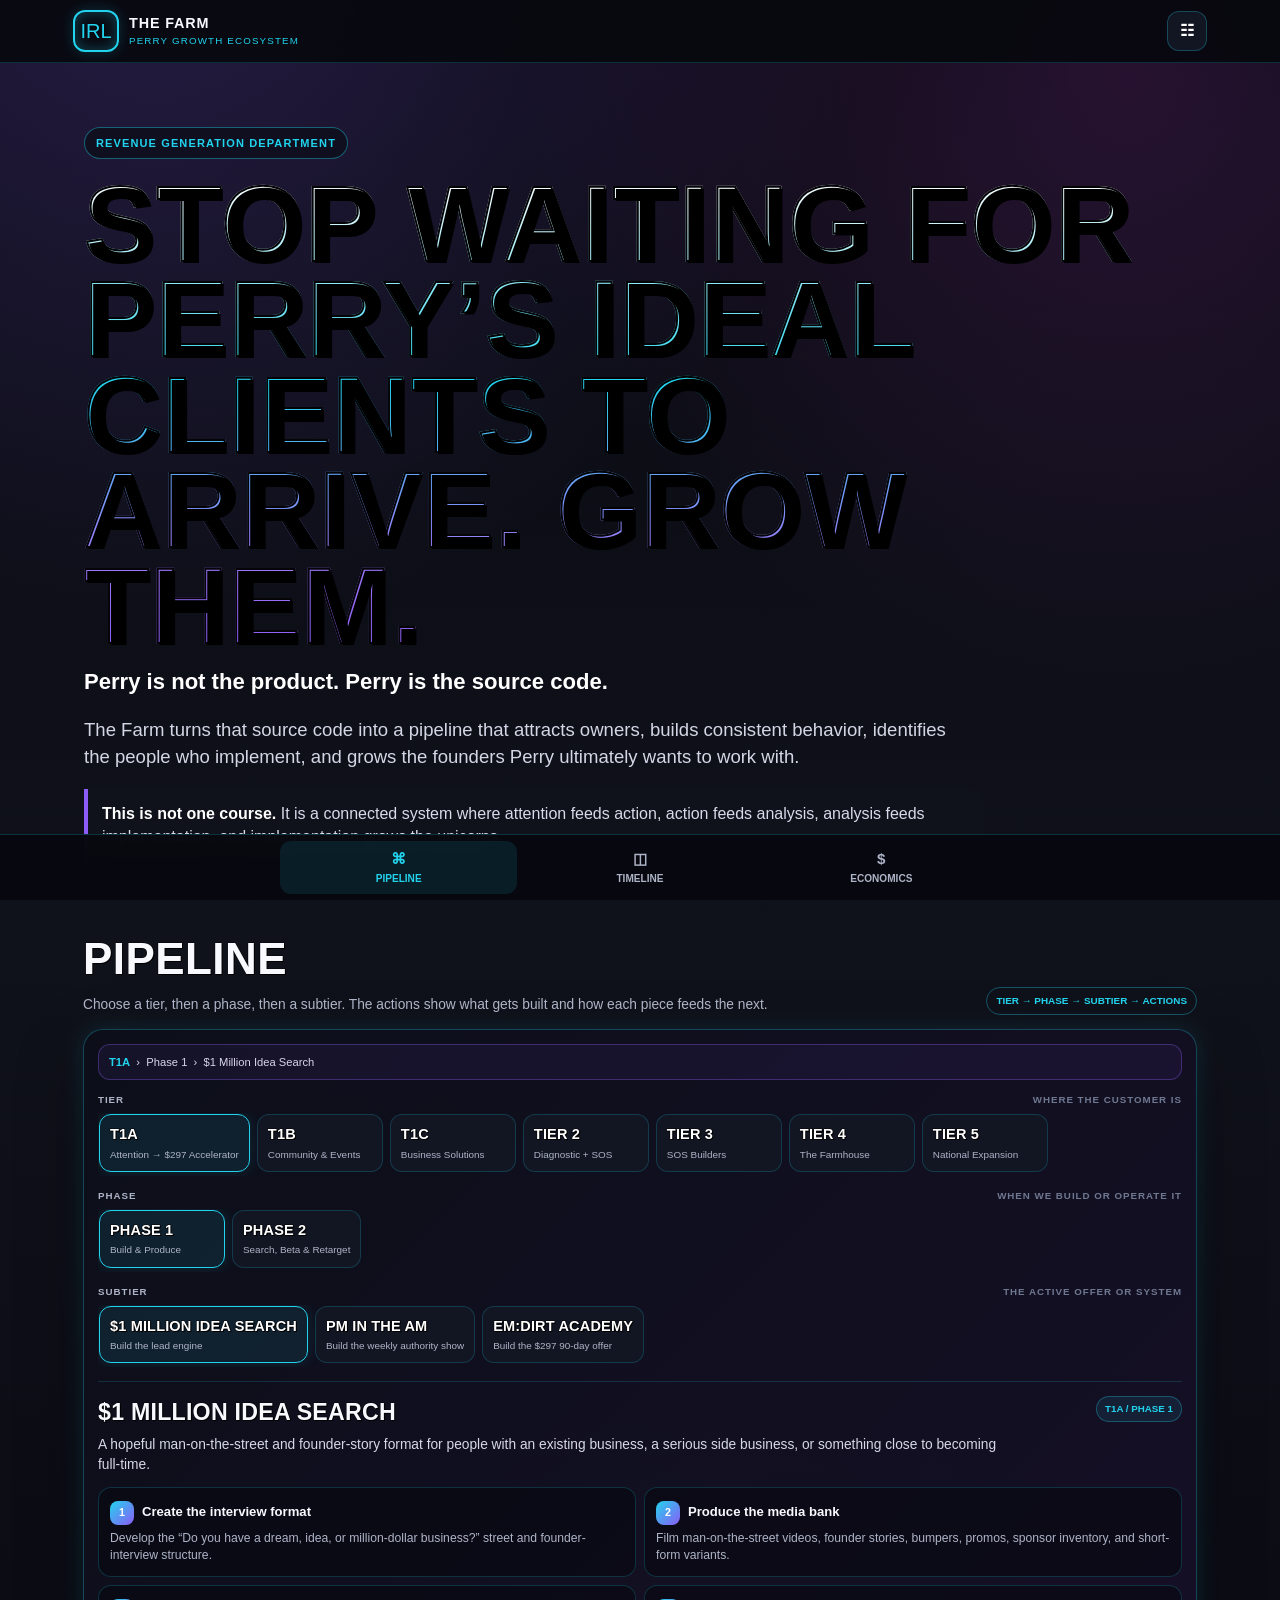
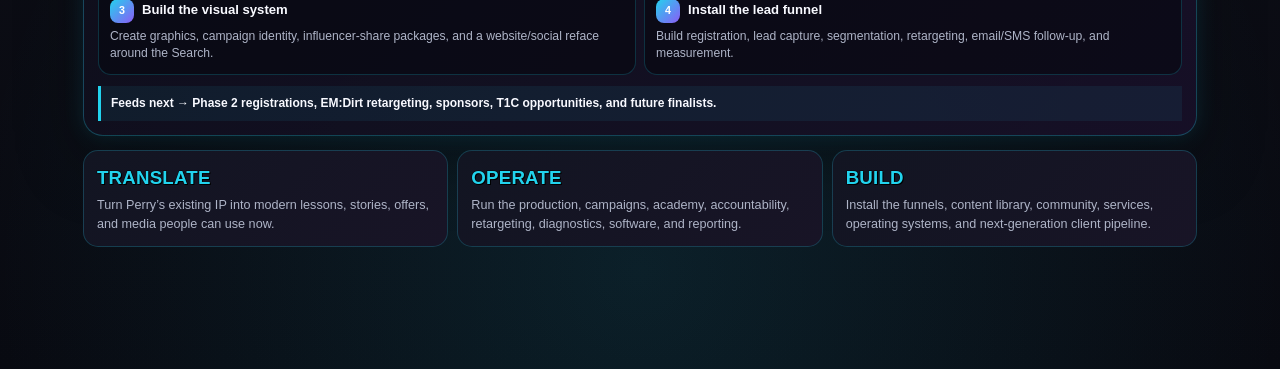
<file: index.html>
<!doctype html><html><head><meta charset="utf-8"><meta name="viewport" content="width=device-width,initial-scale=1"><meta http-equiv="refresh" content="0; url=client-v5.html"><title>The Farm</title></head><body><script>location.replace('client-v5.html')</script></body></html>
</file>
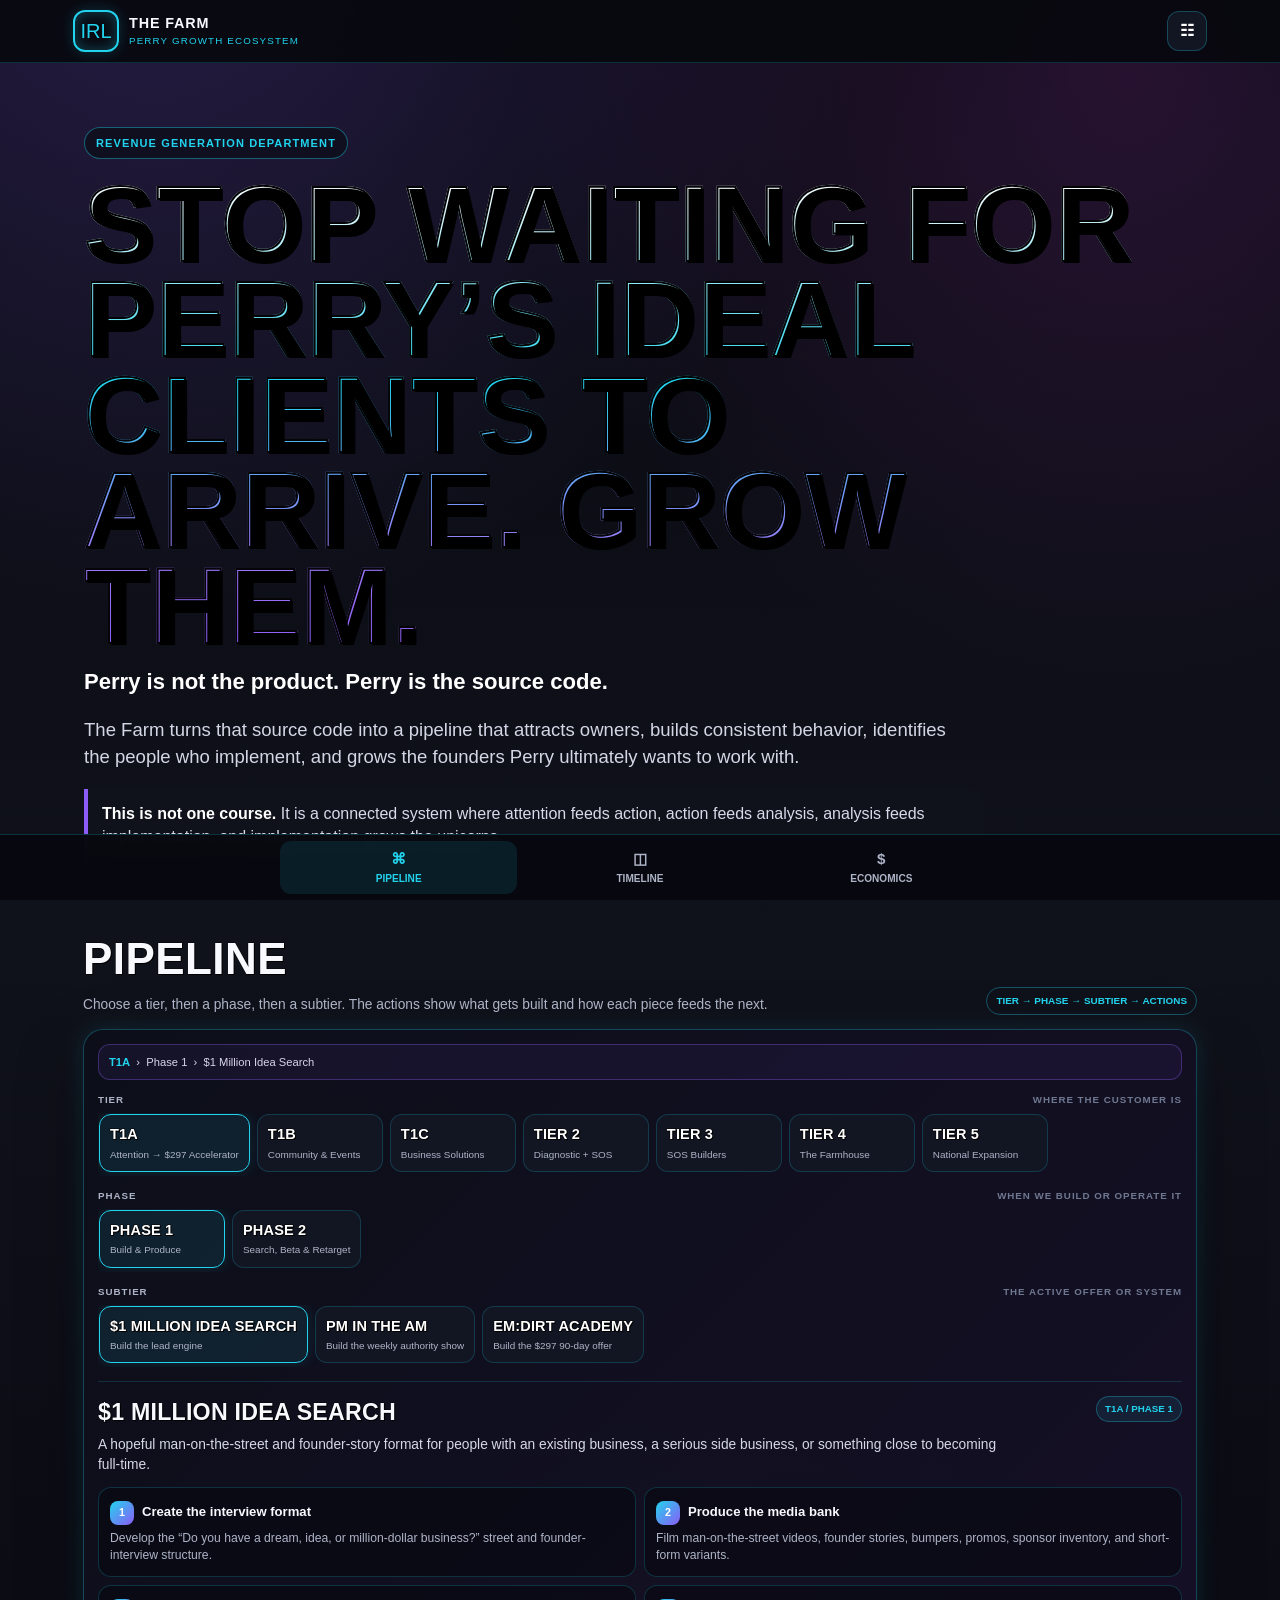
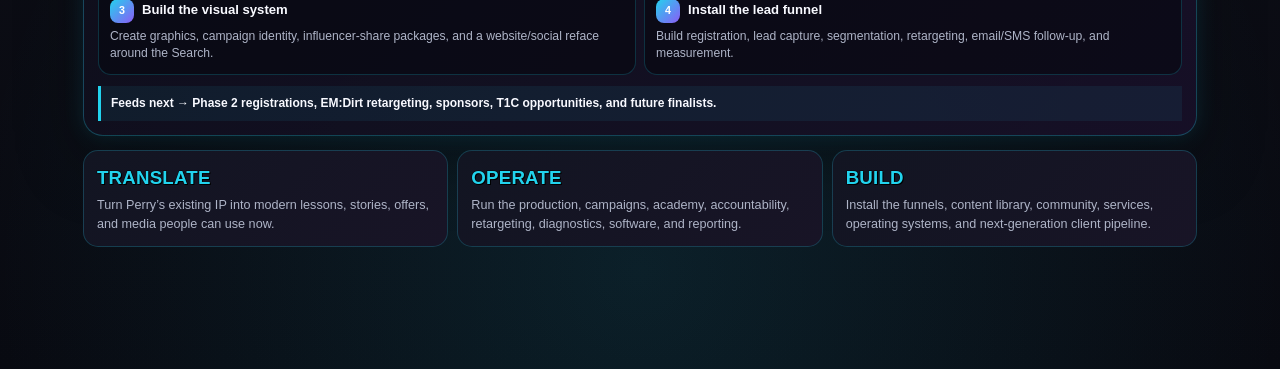
<file: client-v5.html>
<!doctype html><html lang="en"><head><meta charset="utf-8"><meta name="viewport" content="width=device-width,initial-scale=1,viewport-fit=cover"><meta name="theme-color" content="#080910"><title>The Farm | Client Proposal</title><link rel="stylesheet" href="farm-v5.css"></head><body><header class="top"><div class="topin"><div class="brand"><div class="irl">IRL</div><div><b>The Farm</b><span>Perry Growth Ecosystem</span></div></div><div class="top-actions"><button id="detailToggle" class="iconbtn" title="Show more detail">☷</button></div></div></header><main class="app"><section class="hero"><div class="eyebrow">Revenue Generation Department</div><h1>Stop Waiting for Perry’s Ideal Clients to Arrive. Grow Them.</h1><h2>Perry is not the product. Perry is the source code.</h2><p>The Farm turns that source code into a pipeline that attracts owners, builds consistent behavior, identifies the people who implement, and grows the founders Perry ultimately wants to work with.</p><div class="manifesto"><strong>This is not one course.</strong> It is a connected system where attention feeds action, action feeds analysis, analysis feeds implementation, and implementation grows the unicorns.</div></section><section id="pipeline" class="page active section"><div class="section-head"><div><h2>Pipeline</h2><p>Choose a tier, then a phase, then a subtier. The actions show what gets built and how each piece feeds the next.</p></div><span class="badge">Tier → Phase → Subtier → Actions</span></div><div class="pipeline-shell"><div id="breadcrumb" class="breadcrumb"></div><div class="layer"><div class="layer-label">Tier <span>Where the customer is</span></div><div id="tierRow" class="choice-row"></div></div><div class="layer"><div class="layer-label">Phase <span>When we build or operate it</span></div><div id="phaseRow" class="choice-row"></div></div><div class="layer"><div class="layer-label">Subtier <span>The active offer or system</span></div><div id="subRow" class="choice-row"></div></div><div id="focus" class="focus"></div></div><div id="tob" class="tob"></div></section><section id="timeline" class="page section"><div class="section-head"><div><h2>Timeline</h2><p>Phase 1 creates a complete, usable asset base. Phase 2 proves demand and improves the next class. The later months activate the wider ecosystem.</p></div><span class="badge">12 months</span></div><div id="timelineGrid" class="timeline"></div><div class="proof-card"><h3>Why Phase 1 Is Defensible</h3><p>A recent three-day event cost nearly $40,000 and produced four videos. This first phase is designed to produce 20+ useful media assets over three months—including full podcast episodes, short-form promos, man-on-the-street features, graphics, bumpers, and lead-generation content—while also installing the funnel those assets feed. At the end of Month 3, Perry has a functioning lead-generation system and can either stop or continue into the beta.</p></div></section><section id="economics" class="page section"><div class="section-head"><div><h2>Economics</h2><p>Seven hundred front-door sales are the standalone benchmark—not the plan. The strategy is to sell the ecosystem and increase lifetime value as customers move into analysis, software, community, services, and leadership.</p></div><span class="badge">Planning model</span></div><div class="econ-grid"><article class="econ-card"><span>T1A front-door price</span><strong>$297</strong><p>EM:Dirt is the practical entry point.</p></article><article class="econ-card"><span>Core modeled lifetime path</span><strong>$5,152</strong><p>T1A + Leadership + Farm + Diagnostic + SOS founding year + one Tier 3 year.</p></article><article class="econ-card"><span>Front-door break-even benchmark</span><strong>674 sales</strong><p>$200,000 ÷ $297. We use 700 as the cleaner national benchmark.</p></article></div><div class="calc"><div class="calc-total"><span>Modeled gross ecosystem revenue</span><strong id="gross">$0</strong><p id="econCopy"></p></div><div class="calc-controls"><div class="control"><div class="control-head"><label>National T1A sales</label><output id="baseOut"></output></div><input id="baseSales" type="range" min="100" max="1000" value="700"><div class="range-hints"><span>100</span><span>1,000</span></div></div><div class="control"><div class="control-head"><label>Customers completing the core path</label><output id="fullOut"></output></div><input id="fullRate" type="range" min="0" max="15" value="5"><div class="range-hints"><span>0%</span><span>15%</span></div></div><div class="control"><div class="control-head"><label>Additional customers reaching Tier 2</label><output id="tier2Out"></output></div><input id="tier2Rate" type="range" min="0" max="25" value="10"><div class="range-hints"><span>0%</span><span>25%</span></div></div></div><div id="breakdown" class="breakdown"></div></div><div class="not-included"><h3>This Model Still Does Not Include</h3><div class="chip-row"><span class="chip">Podcast sponsorships</span><span class="chip">Social-platform monetization</span><span class="chip">Dynamic ad insertion</span><span class="chip">Video sponsorships</span><span class="chip">T1C service billings</span><span class="chip">Event tickets</span><span class="chip">Affiliate commissions</span><span class="chip">Premium retreats</span><span class="chip">Renewals</span></div><p class="fine">The percentages are planning assumptions until Phase 2 supplies real Perry-specific conversion data. Figures are gross before fulfillment costs, media spend, refunds, processing, taxes, and negotiated splits.</p></div></section></main><nav class="bottom"><div class="bottomin three"><button class="nav active" data-page="pipeline"><i>⌘</i>Pipeline</button><button class="nav" data-page="timeline"><i>◫</i>Timeline</button><button class="nav" data-page="economics"><i>$</i>Economics</button></div></nav><script src="farm-v5.js"></script></body></html>
</file>
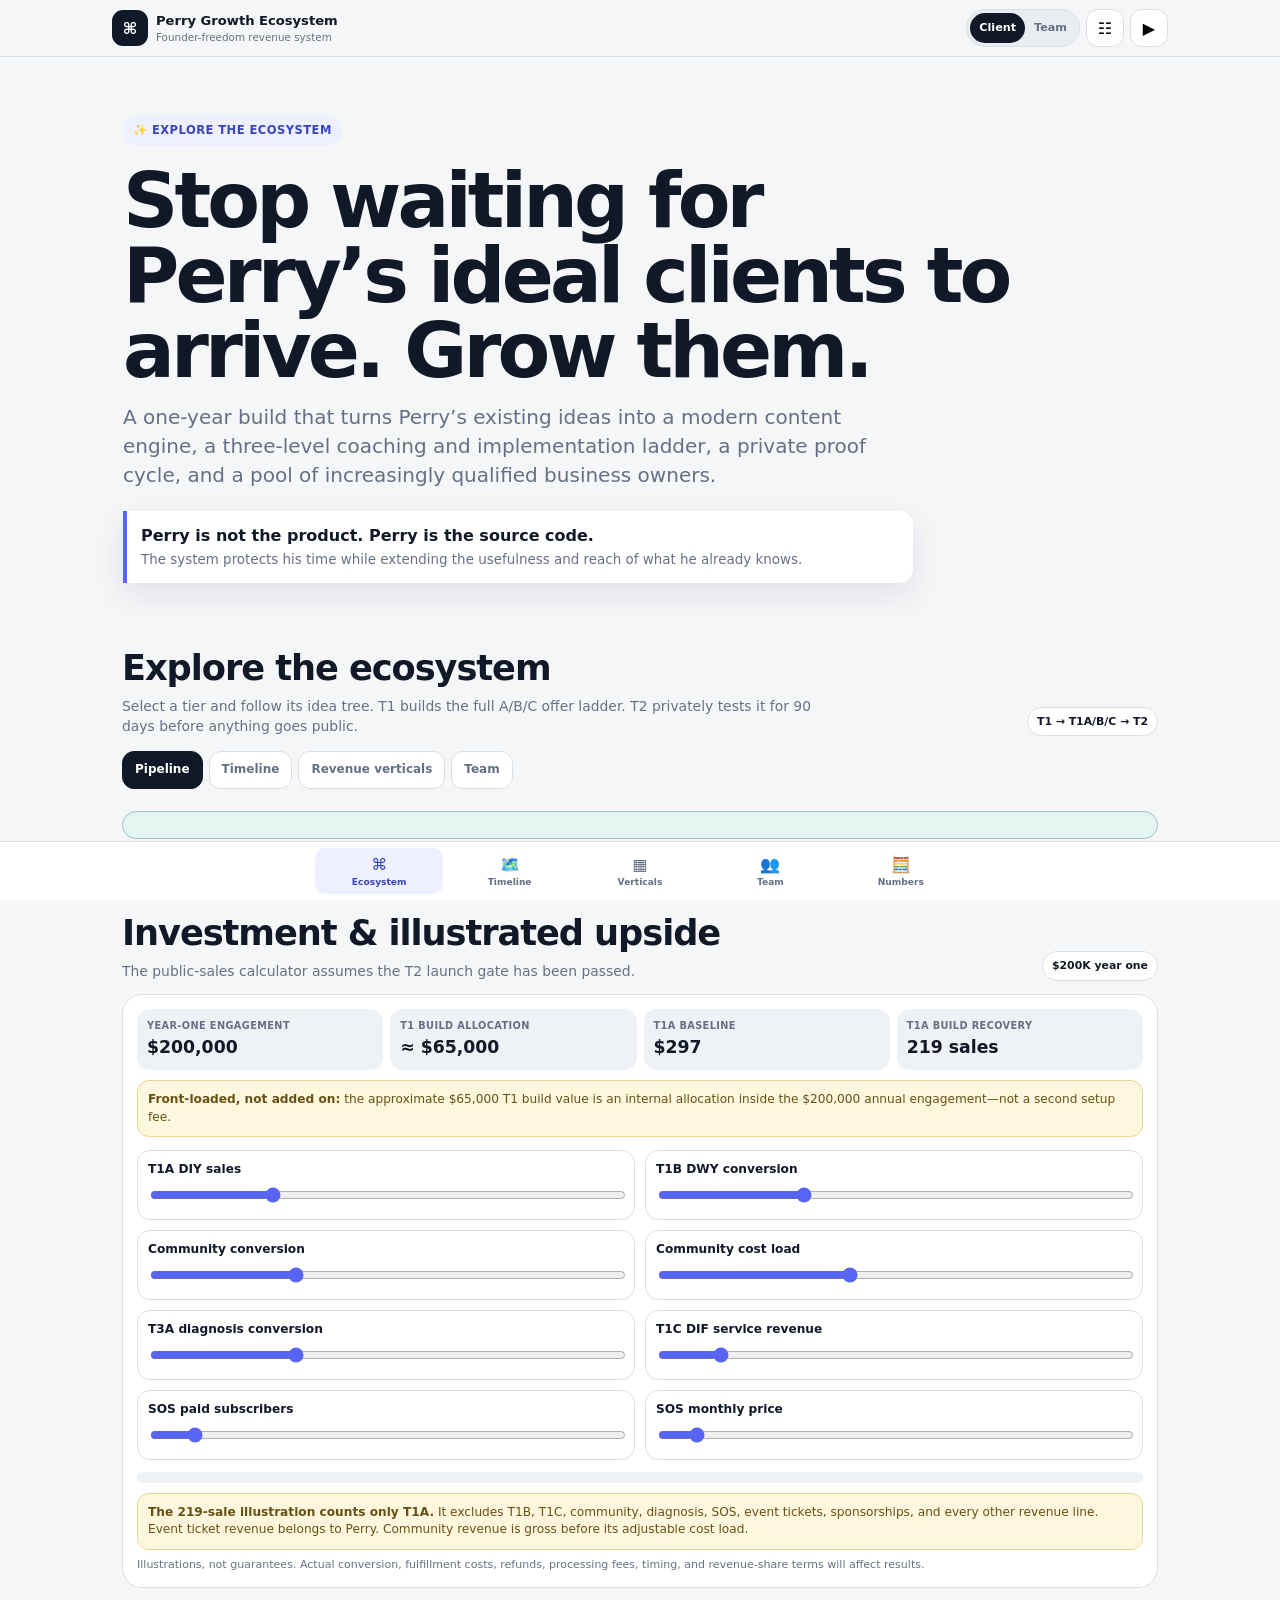
<file: perry-growth-ecosystem-v3.html>
<!doctype html>
<html lang="en">
<head>
<meta charset="utf-8"><meta name="viewport" content="width=device-width,initial-scale=1,viewport-fit=cover"><meta name="theme-color" content="#111827">
<title>Perry Growth Ecosystem</title>
<style>
:root{--bg:#f4f6f8;--card:#fff;--ink:#111827;--muted:#667085;--line:#d9dfe8;--dark:#111827;--accent:#5865f2;--soft:#eef0ff;--t1:#137064;--t1b:#e4f4f0;--t2:#a35e00;--t2b:#fff1d9;--t3:#315aa8;--t3b:#e9efff;--t4:#7344a7;--t4b:#f2eafb;--t5:#8a4c18;--t5b:#f8eadf;--shadow:0 12px 32px rgba(17,24,39,.09)}
*{box-sizing:border-box}html{scroll-behavior:smooth}body{margin:0;background:var(--bg);color:var(--ink);font-family:Inter,ui-sans-serif,system-ui,-apple-system,"Segoe UI",sans-serif;line-height:1.45}button,input{font:inherit}button{cursor:pointer}button:focus-visible,input:focus-visible{outline:3px solid #aeb4ff;outline-offset:2px}.app{max-width:1080px;margin:auto;padding-bottom:96px}.top{position:sticky;top:0;z-index:50;background:rgba(244,246,248,.94);backdrop-filter:blur(14px);border-bottom:1px solid var(--line)}.topin{max-width:1080px;margin:auto;padding:9px 12px;display:flex;align-items:center;justify-content:space-between;gap:8px}.brand{display:flex;gap:8px;align-items:center;min-width:0}.mark{width:36px;height:36px;border-radius:11px;background:var(--dark);color:#fff;display:grid;place-items:center;font-weight:900}.brand b{display:block;font-size:.82rem;white-space:nowrap}.brand small{display:block;color:var(--muted);font-size:.65rem}.tools{display:flex;gap:6px;align-items:center}.seg{display:flex;padding:3px;border:1px solid var(--line);border-radius:999px;background:#e9edf2}.seg button{border:0;background:none;padding:7px 9px;border-radius:999px;color:var(--muted);font-size:.7rem;font-weight:800}.seg button.on{background:var(--dark);color:#fff}.square{width:38px;height:38px;border:1px solid var(--line);background:#fff;border-radius:12px}.square.on{background:var(--soft);color:#3945bb}.hero{padding:38px 17px 24px}.eyebrow{display:inline-flex;gap:6px;align-items:center;background:var(--soft);color:#3945bb;border-radius:999px;padding:7px 10px;font-size:.72rem;font-weight:900;letter-spacing:.04em;text-transform:uppercase}.hero h1{font-size:clamp(2.1rem,8.8vw,4.8rem);line-height:.98;letter-spacing:-.05em;margin:17px 0 14px;max-width:900px}.hero p{margin:0;max-width:790px;color:var(--muted);font-size:clamp(1rem,2.8vw,1.25rem)}.quote{margin-top:21px;border-left:4px solid var(--accent);background:#fff;padding:13px 14px;border-radius:0 14px 14px 0;box-shadow:var(--shadow);max-width:790px}.quote b{display:block}.quote span{font-size:.84rem;color:var(--muted)}section{padding:22px 13px;scroll-margin-top:76px}.head{display:flex;justify-content:space-between;align-items:flex-end;gap:10px;margin-bottom:13px}.head h2{margin:0;font-size:clamp(1.4rem,4vw,2.2rem);letter-spacing:-.03em}.head p{margin:3px 0 0;color:var(--muted);font-size:.87rem;max-width:690px}.pill{border:1px solid var(--line);background:#fff;border-radius:999px;padding:6px 9px;font-size:.68rem;font-weight:800;white-space:nowrap}.viewtabs{display:flex;gap:6px;overflow:auto;padding:2px 0 10px;scrollbar-width:none}.viewtabs::-webkit-scrollbar,.tier-strip::-webkit-scrollbar{display:none}.viewtabs button{border:1px solid var(--line);background:#fff;color:var(--muted);padding:9px 12px;border-radius:12px;font-size:.75rem;font-weight:850;white-space:nowrap}.viewtabs button.on{background:var(--dark);border-color:var(--dark);color:#fff}.panel{display:none}.panel.on{display:block}.tier-strip{display:grid;grid-auto-flow:column;grid-auto-columns:minmax(150px,1fr);gap:8px;overflow-x:auto;padding:2px 1px 10px;scrollbar-width:none}.tier-select{--c:var(--t1);--cb:var(--t1b);border:1px solid var(--line);background:#fff;color:inherit;border-radius:16px;padding:11px;text-align:left;min-height:92px}.tier-select.on{border-color:var(--c);background:var(--cb);box-shadow:0 0 0 2px color-mix(in srgb,var(--c) 16%,transparent)}.tier-top{display:flex;align-items:center;gap:8px}.tier-icon{width:36px;height:36px;border-radius:11px;background:var(--cb);color:var(--c);display:grid;place-items:center;font-size:1.08rem}.tier-select.on .tier-icon{background:#fff}.tier-select b{font-size:.84rem}.tier-select span{display:block;color:var(--muted);font-size:.7rem;margin-top:7px}.tier-summary{--c:var(--t1);--cb:var(--t1b);background:var(--cb);border:1px solid color-mix(in srgb,var(--c) 27%,var(--line));border-radius:16px;padding:13px;margin-bottom:12px}.tier-summary>b{display:block;color:var(--c)}.tier-summary p{margin:4px 0 0;font-size:.83rem}.gate{margin-top:10px;background:#fff;border:1px dashed var(--c);border-radius:13px;padding:10px;display:grid;gap:6px}.gate-row{display:flex;gap:7px;align-items:flex-start;font-size:.78rem}.dot{width:9px;height:9px;border-radius:50%;background:var(--c);margin-top:4px;flex:0 0 auto}.tree{--c:var(--t1);--cb:var(--t1b);display:grid;gap:0}.connector{width:2px;height:17px;background:var(--line);margin:auto}.node{border:1px solid var(--line);border-radius:15px;background:#fff;overflow:hidden;box-shadow:0 6px 18px rgba(17,24,39,.035)}.node.open{border-color:var(--c);box-shadow:0 10px 24px color-mix(in srgb,var(--c) 10%,transparent)}.nodebtn{width:100%;border:0;background:none;padding:12px;display:grid;grid-template-columns:auto 1fr auto;gap:10px;align-items:center;text-align:left;color:inherit}.nodeicon{width:39px;height:39px;border-radius:12px;background:var(--cb);display:grid;place-items:center;font-size:1.1rem}.nodetitle b{display:block;font-size:.89rem}.nodetitle span{display:block;color:var(--muted);font-size:.75rem;margin-top:2px}.chev{color:var(--muted);transition:.2s}.node.open .chev{transform:rotate(180deg);color:var(--c)}.nodebody{display:none;border-top:1px solid var(--line);padding:12px}.node.open .nodebody{display:block}.nodebody>p{margin:0;font-size:.86rem}.advanced{display:none;margin-top:10px}body.adv .advanced{display:block}.advanced ul{padding-left:18px;margin:7px 0;color:var(--muted);font-size:.8rem}.advanced li+li{margin-top:4px}.meta{display:grid;gap:6px;margin-top:9px}.meta-card{background:#eef1f5;border:1px solid var(--line);border-radius:10px;padding:8px}.meta-card small{display:block;color:var(--muted);font-size:.62rem;font-weight:900;text-transform:uppercase;letter-spacing:.04em}.meta-card div{font-size:.77rem;margin-top:2px}.teamonly{display:none}body.team .teamonly{display:block}.feeds{margin-top:9px;padding:8px 9px;border-radius:10px;background:var(--cb);color:var(--c);font-size:.74rem;font-weight:900}.abc{display:grid;gap:7px;margin-top:10px}.abc-row{display:grid;grid-template-columns:auto 1fr;gap:9px;border:1px solid var(--line);border-radius:11px;padding:9px}.abc-badge{width:42px;height:42px;border-radius:11px;background:var(--cb);color:var(--c);display:grid;place-items:center;font-weight:900}.abc-row b{display:block;font-size:.8rem}.abc-row span{display:block;color:var(--muted);font-size:.75rem;margin-top:2px}.milestones{display:grid;grid-template-columns:repeat(5,1fr);gap:4px;margin:10px 0}.milestones div{text-align:center;padding:7px 3px;background:#eef1f5;border-radius:9px;color:var(--muted);font-size:.58rem;font-weight:900}.milestones div:first-child{background:var(--t1b);color:var(--t1)}.script{margin-top:10px;border:1px solid var(--line);border-radius:12px;background:#f8f9fb;padding:10px}.script b{display:block;font-size:.78rem}.script ol{margin:7px 0 0;padding-left:20px;color:var(--muted);font-size:.78rem}.script li+li{margin-top:4px}.timeline{display:grid;gap:10px}.timecard{--c:var(--t1);border:1px solid var(--line);background:#fff;border-radius:16px;padding:13px 13px 13px 17px;position:relative}.timecard:before{content:"";position:absolute;left:0;top:0;bottom:0;width:5px;background:var(--c);border-radius:16px 0 0 16px}.timetop{display:flex;justify-content:space-between;gap:10px}.timetop b{font-size:.9rem}.timetop span{font-size:.7rem;color:var(--muted)}.timecard p{margin:7px 0 0;color:var(--muted);font-size:.8rem}.timecall{margin-top:10px;background:var(--dark);color:#fff;padding:12px;border-radius:14px}.timecall b{display:block}.timecall p{margin:3px 0 0;color:#c4ccda;font-size:.78rem}.grid{display:grid;gap:9px}.vcard,.role{width:100%;text-align:left;color:inherit;border:1px solid var(--line);background:#fff;border-radius:16px;padding:13px}.vcard.open,.role.open{border-color:var(--accent);box-shadow:var(--shadow)}.cardhead{display:flex;gap:9px;align-items:center}.cardicon{width:41px;height:41px;border-radius:12px;background:var(--soft);display:grid;place-items:center;font-size:1.15rem}.vcard h3,.role h3{margin:0;font-size:.88rem}.vcard p,.role p{margin:3px 0 0;color:var(--muted);font-size:.75rem}.inline{display:none;margin-top:10px;padding-top:10px;border-top:1px solid var(--line);font-size:.77rem}.open .inline{display:block}.econ{display:grid;gap:5px}.erow{display:flex;justify-content:space-between;gap:10px;border-bottom:1px dashed var(--line);padding:6px 0}.erow:last-child{border:0}.erow span{color:var(--muted)}.erow b{text-align:right}.org{margin-bottom:10px;padding:11px;background:#eef1f5;border-radius:13px;color:var(--muted);font-size:.8rem}.freedom{margin-top:12px;background:var(--dark);color:#fff;border-radius:18px;padding:16px}.freedom h3{margin:0;font-size:1.15rem}.freedom p{color:#c4ccda;font-size:.8rem}.freedom-tabs{display:flex;gap:5px}.freedom-tabs button{border:1px solid #3a4355;background:transparent;color:#c4ccda;padding:7px 10px;border-radius:999px;font-size:.72rem;font-weight:900}.freedom-tabs button.on{background:#fff;color:var(--dark)}.freedom-list{margin-top:9px}.freedom-row{display:flex;justify-content:space-between;gap:10px;border-bottom:1px solid #30394b;padding:8px 0;font-size:.77rem}.freedom-row span{color:#c4ccda}.numbers{border:1px solid var(--line);background:#fff;border-radius:20px;padding:14px}.metrics{display:grid;grid-template-columns:repeat(2,1fr);gap:7px}.metric{background:#eef1f5;border-radius:13px;padding:10px}.metric span{display:block;color:var(--muted);font-size:.61rem;font-weight:900;text-transform:uppercase;letter-spacing:.04em}.metric b{display:block;margin-top:2px;font-size:1.08rem}.note{margin-top:10px;border:1px solid #ead396;background:#fff7dd;color:#665016;border-radius:12px;padding:10px;font-size:.76rem}.calc{display:grid;gap:10px;margin-top:13px}.ctrl{border:1px solid var(--line);border-radius:13px;padding:10px}.ct{display:flex;justify-content:space-between;gap:8px;margin-bottom:6px;font-size:.76rem;font-weight:900}.ct output{color:var(--accent)}input[type=range]{width:100%;accent-color:var(--accent)}.results{margin-top:12px}.rr{display:flex;justify-content:space-between;gap:12px;border-bottom:1px solid var(--line);padding:7px 0;font-size:.78rem}.rr span{color:var(--muted)}.rr.total{font-size:.94rem;font-weight:900}.rr.total span{color:var(--ink)}.bar{height:11px;background:#eef1f5;border-radius:999px;overflow:hidden;margin-top:10px}.bar div{height:100%;width:0;background:linear-gradient(90deg,var(--accent),#8d55e8);transition:.2s}.fine{font-size:.69rem;color:var(--muted);margin-top:7px}.bottom{position:fixed;z-index:60;left:0;right:0;bottom:0;background:rgba(255,255,255,.95);backdrop-filter:blur(14px);border-top:1px solid var(--line);padding:6px 6px calc(6px + env(safe-area-inset-bottom,0px))}.bottomin{max-width:650px;margin:auto;display:grid;grid-template-columns:repeat(5,1fr);gap:2px}.bottom button{border:0;background:none;color:var(--muted);padding:5px 2px;border-radius:10px}.bottom button.on{background:var(--soft);color:#3945bb}.bottom i{display:block;font-style:normal;font-size:1rem}.bottom span{display:block;font-size:.57rem;font-weight:900}.present{display:none;position:fixed;z-index:80;left:50%;transform:translateX(-50%);bottom:79px;background:var(--dark);color:#fff;padding:7px;border-radius:14px;box-shadow:0 18px 50px rgba(0,0,0,.3);gap:5px;align-items:center}body.presenting .present{display:flex}.present button{border:1px solid #394254;background:#202838;color:#fff;padding:8px;border-radius:9px;font-size:.7rem;font-weight:900}.present span{font-size:.65rem;color:#c4ccda;min-width:58px;text-align:center}@media(min-width:680px){.hero{padding:58px 23px 31px}section{padding:28px 22px}.timeline{grid-template-columns:repeat(2,1fr)}.grid{grid-template-columns:repeat(3,1fr)}.calc{grid-template-columns:repeat(2,1fr)}.metrics{grid-template-columns:repeat(4,1fr)}.meta{grid-template-columns:repeat(3,1fr)}}@media(min-width:940px){.tier-strip{grid-auto-flow:unset;grid-template-columns:repeat(5,1fr);overflow:visible}}
</style>
</head>
<body class="client">
<header class="top"><div class="topin"><div class="brand"><div class="mark">⌘</div><div><b>Perry Growth Ecosystem</b><small>Founder-freedom revenue system</small></div></div><div class="tools"><div class="seg"><button id="client" class="on">Client</button><button id="team">Team</button></div><button id="adv" class="square" title="Simple / Advanced">☷</button><button id="play" class="square" title="Presentation mode">▶</button></div></div></header>
<main class="app">
<div class="hero" id="ecosystem"><span class="eyebrow">✨ Explore the ecosystem</span><h1>Stop waiting for Perry’s ideal clients to arrive. Grow them.</h1><p>A one-year build that turns Perry’s existing ideas into a modern content engine, a three-level coaching and implementation ladder, a private proof cycle, and a pool of increasingly qualified business owners.</p><div class="quote"><b>Perry is not the product. Perry is the source code.</b><span>The system protects his time while extending the usefulness and reach of what he already knows.</span></div></div>
<section><div class="head"><div><h2>Explore the ecosystem</h2><p>Select a tier and follow its idea tree. T1 builds the full A/B/C offer ladder. T2 privately tests it for 90 days before anything goes public.</p></div><span class="pill">T1 → T1A/B/C → T2</span></div><div class="viewtabs"><button class="on" data-view="pipeline">Pipeline</button><button data-view="timeline">Timeline</button><button data-view="verticals">Revenue verticals</button><button data-view="teamview">Team</button></div><div class="panel on" id="pipeline"><div class="tier-strip" id="tierStrip"></div><div class="tier-summary" id="tierSummary"></div><div class="tree" id="tree"></div></div><div class="panel" id="timeline"><div class="timeline" id="timelineGrid"></div><div class="timecall"><b>No premature public launch.</b><p>T1 builds and records. T2 runs a real 90-day private beta with existing clients. Public selling begins only after the evidence and Second Edition meet the launch gate.</p></div></div><div class="panel" id="verticals"><div class="grid" id="verticalGrid"></div></div><div class="panel" id="teamview"><div class="org"><b>Contracting structure:</b> Perry contracts Chicago AMP LLC. IRL operates as a consulting and experiential capability under Chicago AMP. Jason is named key personnel. Rachell and Emily remain Perry-side collaborators.</div><div class="grid" id="teamGrid"></div><div class="freedom"><h3>Perry’s year-one effort builds a lighter year two.</h3><p>This is retirement-building infrastructure: concentrated work now so Perry can remain influential without remaining the daily operational bottleneck.</p><div class="freedom-tabs"><button class="on" data-f="year1">Year One</button><button data-f="after">After Year One</button></div><div class="freedom-list" id="freedomList"></div></div></div></section>
<section id="numbers"><div class="head"><div><h2>Investment & illustrated upside</h2><p>The public-sales calculator assumes the T2 launch gate has been passed.</p></div><span class="pill">$200K year one</span></div><div class="numbers"><div class="metrics"><div class="metric"><span>Year-one engagement</span><b>$200,000</b></div><div class="metric"><span>T1 build allocation</span><b>≈ $65,000</b></div><div class="metric"><span>T1A baseline</span><b>$297</b></div><div class="metric"><span>T1A build recovery</span><b>219 sales</b></div></div><div class="note"><b>Front-loaded, not added on:</b> the approximate $65,000 T1 build value is an internal allocation inside the $200,000 annual engagement—not a second setup fee.</div><div class="calc"><div class="ctrl"><div class="ct"><label>T1A DIY sales</label><output id="eo"></output></div><input id="e" type="range" min="0" max="1000" step="10" value="250"></div><div class="ctrl"><div class="ct"><label>T1B DWY conversion</label><output id="mo"></output></div><input id="m" type="range" min="0" max="100" step="5" value="30"></div><div class="ctrl"><div class="ct"><label>Community conversion</label><output id="bo"></output></div><input id="b" type="range" min="0" max="100" step="5" value="30"></div><div class="ctrl"><div class="ct"><label>Community cost load</label><output id="co"></output></div><input id="c" type="range" min="0" max="100" step="5" value="40"></div><div class="ctrl"><div class="ct"><label>T3A diagnosis conversion</label><output id="to"></output></div><input id="t" type="range" min="0" max="100" step="5" value="30"></div><div class="ctrl"><div class="ct"><label>T1C DIF service revenue</label><output id="so"></output></div><input id="s" type="range" min="0" max="500000" step="5000" value="60000"></div><div class="ctrl"><div class="ct"><label>SOS paid subscribers</label><output id="uo"></output></div><input id="u" type="range" min="0" max="500" step="5" value="40"></div><div class="ctrl"><div class="ct"><label>SOS monthly price</label><output id="po"></output></div><input id="p" type="range" min="49" max="499" step="10" value="79"></div></div><div class="results" id="results"></div><div class="bar"><div id="bar"></div></div><div class="fine" id="recovery"></div><div class="note"><b>The 219-sale illustration counts only T1A.</b> It excludes T1B, T1C, community, diagnosis, SOS, event tickets, sponsorships, and every other revenue line. Event ticket revenue belongs to Perry. Community revenue is gross before its adjustable cost load.</div><div class="fine">Illustrations, not guarantees. Actual conversion, fulfillment costs, refunds, processing fees, timing, and revenue-share terms will affect results.</div></div></section>
</main>
<nav class="bottom"><div class="bottomin"><button class="on" data-go="ecosystem"><i>⌘</i><span>Ecosystem</span></button><button data-open="timeline"><i>🗺️</i><span>Timeline</span></button><button data-open="verticals"><i>▦</i><span>Verticals</span></button><button data-open="teamview"><i>👥</i><span>Team</span></button><button data-go="numbers"><i>🧮</i><span>Numbers</span></button></div></nav><div class="present"><button id="prev">← Prev</button><span id="step">1 of 5</span><button id="next">Next →</button><button id="reset">Reset</button></div>
<script>
const tiers=[
{id:'t1',title:'T1',sub:'Build the A/B/C System',icon:'🎙️ 📹 🌐',c:'var(--t1)',bg:'var(--t1b)',summary:'Build the complete course, content library, public front door, milestones, and three-level offer ladder before the private beta begins.',gate:['Build T1A DIY: self-guided tools, content, Pocket AI, and milestones.','Build T1B DWY: guided coaching, accountability, community, and review.','Build T1C DIF: implementation services for businesses that want the work done.'],nodes:[
['Brand, Content & Web Reface','Modernize the front door and bank six months of content.','🌐','Refocus Perry’s website, social channels, podcast, calls to action, data capture, and content system around the new customer journey.',['Reframe homepage, offers, profiles, podcast positioning, and content categories.','Install forms, email/text opt-ins, segmentation, retargeting, attribution, and applications.','Record the core course and six months of supporting video content.'],'Andrew leads content/digital; Jason owns revenue logic; Rachell handles Perry-side approvals; Rebecca tracks execution.','A complete content bank, functional capture system, and clear path into T1A/B/C.','T2 private beta.'],
['T1 Offer Architecture','The IRL-tested DIY → DWY → DIF ladder.','🪜','Use the same basic course-and-coaching architecture previously used by IRL with Matthew Christianson, then deepen it with Perry’s diagnosis, milestones, AI, services, and premium progression.',['T1A removes confusion and gives the business a structured self-guided path.','T1B adds coaching, review, accountability, and shared implementation.','T1C gives qualified businesses a direct path to execution.'],'Jason owns offer design and milestones; Andrew owns delivery systems and content.','Each level has a clear promise, boundary, milestone, and next step.','The private beta can test the whole ladder, not only the videos.'],'abc'],
['T1A — DIY: Entrepreneur Manure','$297 self-guided 90-day business-growth intensive.','📘','Perry’s remixed fundamentals, added value, Field Notes, implementation prompts, templates, and Pocket AI help owners perform a routine check of the basics and actually fix something.',['Core video curriculum and guide.','Weekly implementation prompts and progress checks.','Pocket AI informed by the framework and each business.','Clear milestones instead of passive video consumption.'],'Jason leads training design; Andrew builds the delivery and AI layer.','The owner completes the core check and documents at least one meaningful implementation result.','T1B DWY, T1C DIF, and T3A diagnosis.'],'milestones'],
['T1B — DWY: Guided Intensive','$197 add-on or packaged guided tier.','🤝','Add weekly coaching, peer implementation, review, feedback, and accountability so people do not merely buy the basics—they use them.',['Weekly guided implementation calls.','Milestone reviews and troubleshooting.','Community conversation and shared examples.','Escalation to direct help when a bottleneck requires execution.'],'Jason is the initial lead trainer and documents the facilitator role.','Attendance, milestone completion, implementation proof, and coachability.','T1C DIF, T3A diagnosis, and leadership progression.'],
['T1C — DIF: Done-It-For-You','Hire the Growth Department for implementation.','🛠️','Businesses that know what is missing but do not want to build it themselves can hire Chicago AMP / IRL for content, podcasting, design, web, funnels, CRM, automation, AI agents, marketing, and events.',['Chicago AMP / IRL fulfills; 79 Ratio supports approved scopes.','Perry/the ecosystem receives the negotiated share.','Chicago AMP retains the economics required to sell, manage, and fulfill.'],'Jason and Andrew lead the integrated delivery team.','Qualified service opportunities, contribution margin, delivery outcomes, and case studies.','Proof, recurring clients, SOS use, and higher-level qualification.'],
['Attention Systems Built in T1','Create the media assets—but do not publicly launch yet.','🎥','Build PM in the AM, the Million Dollar Idea format, social clips, the weekly text rhythm, beta teasers, and the spokesperson workflow so T2 has material to test.',['Perry supplies anchor authority.','A younger spokesperson supplies frequency and translation.','The private beta creates controlled buzz that Perry is doing something new and weird.'],'Andrew leads production; Jason connects content to the offer ladder; Rachell coordinates Perry.','T2 receives a complete, testable content experience rather than a rough outline.','T2 private beta and eventual public launch.']]},
{id:'t2',title:'T2',sub:'90-Day Private Beta',icon:'🧪 ⏱️',c:'var(--t2)',bg:'var(--t2b)',summary:'Existing Perry clients privately use the video content and T1 system for 90 days. We observe implementation, create controlled buzz, revise the experience, and decide whether it is ready to sell.',gate:['Private use only: no broad public sale during the 90-day test.','Participants work the program as an intensive, not as casual reviewers.','Public launch requires evidence, useful results, and an approved Second Edition.'],nodes:[
['Private Beta Cohort','Trusted existing clients work the full 90-day experience.','🧪','Invite businesses that already understand Perry, will implement honestly, and can give informed feedback on whether the program sounds and feels like him.',['Controlled onboarding and business baseline.','Weekly or milestone-based check-ins.','Observe usage, completion, confusion, and actual behavior.','Capture permissioned quotes and case-study material.'],'Jason facilitates; Andrew observes content and delivery friction; Rachell helps select Perry-fit clients.','A small group completes enough of the experience to produce credible evidence.','Milestone data, revision, and the launch decision.'],
['Test the Phase-One Video Content','Use the finished content in real businesses.','🎬','The beta tests the videos, pacing, exercises, Pocket AI, prompts, and transitions created in T1—not merely the written idea of the course.',['Track which videos are watched, skipped, replayed, or misunderstood.','Identify where participants need coaching, tools, examples, or direct help.','See whether Perry’s remixed basics create new action when packaged this way.'],'Andrew owns content diagnostics; Jason evaluates training and implementation behavior.','Clear evidence of what works, what drags, and where the offer ladder needs adjustment.','Content revisions and a stronger Second Edition.'],
['Milestone & Result Tracking','Measure progress at 0, 30, 60, and 90 days.','📍','The beta is organized around business behavior and milestones—not whether people say they enjoyed the videos.',['Baseline business check completed.','One meaningful change selected.','30-day implementation evidence.','60-day system or habit installed.','90-day result, lesson, or next bottleneck documented.'],'Rebecca maintains tracking; Jason validates milestones; Andrew connects results to usage data.','Enough completed milestones to judge usefulness and identify future high-value clients.','Testimonials, T1B/DIF routing, diagnosis, and public proof.'],'milestones'],
['Controlled Buzz Campaign','Let the market notice something new and weird is coming.','📣','Use clips, reactions, behind-the-scenes moments, and carefully selected participant stories to create curiosity without pretending the product is already proven.',['Tease Perry’s new packaging of the fundamentals.','Show people actually doing the work.','Build a waitlist and capture interest without taking broad public sales.'],'Andrew leads creative and distribution; Jason shapes the story and next action.','Waitlist growth, useful questions, and organic curiosity before launch.','Public-launch audience and Million Dollar Idea momentum.'],
['Feedback Interview / Content Script','One structured conversation—not the beta itself.','🎤','After participants have used the material, record a guided feedback interview that can inform revisions and potentially become a proof-oriented content piece.',[],'Jason conducts the interview; Andrew records and edits; Rachell protects Perry voice and context.','Specific evidence and useful language—not isolated yes/no answers.','Revision, testimonials, and launch content.'],'script',
['Second Edition & Public Launch Gate','Revise first. Sell only when the evidence is good enough.','🚦','Use beta behavior, interviews, milestones, and content diagnostics to produce the Second Edition and make a deliberate go / revise / stop decision.',['Fix confusing, incomplete, excessive, or weak sections.','Clarify T1A/B/C boundaries and ascension milestones.','Prepare proof, launch assets, onboarding, support, and sales expectations.'],'Jason and Andrew recommend readiness; Perry and the team approve the public version.','The team can clearly explain who it helps, what changes, and what support each level requires.','T3 public launch and qualification.']]},
{id:'t3',title:'T3',sub:'Public Scale + Diagnose',icon:'📈 🧠',c:'var(--t3)',bg:'var(--t3b)',summary:'Launch the validated T1A/B/C ladder, use media to grow the pool, and identify serious operators through diagnosis, implementation, and SOS.',nodes:[
['Public Launch of T1A / T1B / T1C','Open the validated ladder after the launch gate.','🚀','Market the Second Edition with proof, clear milestones, the right support choices, and honest expectations.',['T1A DIY for self-starters.','T1B DWY for coaching and accountability.','T1C DIF for implementation.'],'Jason leads revenue and training; Andrew leads media, funnels, and delivery.','Sales, completion, ascension, implementation proof, and qualified demand.','Diagnosis, SOS, leadership, and premium Perry.'],
['Million Dollar Idea + PM in the AM','Use public content to grow and qualify the pool.','🎙️','The public story and media engines attract owners, expose bottlenecks, and route people toward the correct T1 level.',['Million Dollar Idea Part 1 and Part 2 stories.','PM in the AM as the regular authority and mentorship preview.','Weekly text: one signal, one lesson, one behavior.'],'Andrew leads production; Jason connects stories to the pipeline.','Applications, content engagement, T1 conversions, and implementation stories.','Diagnosis, finalists, events, and premium levels.'],
['T3A — Business Analysis + Mentor Call','$497 founding price / $997 perceived value.','📈','A deeper business and nervous-system assessment identifies the primary bottleneck and creates a prioritized 90-day roadmap.',['Focus on the primary constraint, not twenty random recommendations.','High-margin Perry revenue with real mentor/admin/support costs.','Qualification based on implementation and coachability.'],'Jason leads interpretation and training; Perry’s frameworks shape the diagnostic.','Assessment completion, one implemented workflow, and clear routing.','T1C DIF, SOS, leadership eligibility, and future Perry-level clients.'],
['T3B — SOS Free, Pro & Enterprise','Andrew’s operating-system product.','🖥️','A configured CRM and operating system that starts useful for free, grows into paid automation, and supports larger teams through Enterprise.',['Free core tier.','Pro/Beta around $79 founding and $99 standard monthly.','Enterprise from $499 monthly; advanced implementation is separate.'],'Andrew owns SOS product direction, onboarding, and implementation.','Activation, workflow use, paid upgrades, retention, and operating wins.','Recurring software revenue, leadership eligibility, Enterprise, and higher-value clients.']]},
{id:'t4',title:'T4',sub:'Leadership + Premium',icon:'🧭 👑',c:'var(--t4)',bg:'var(--t4b)',summary:'Promote proven implementers into ecosystem builders and reserve Perry’s direct time for the highest-leverage work.',nodes:[
['T4A — Farm Builders','Members stop only using the ecosystem and begin building it.','🧭','Implementation leaders become facilitators, contributors, small-group starters, and regional builders.',['Eligibility: diagnosis, active SOS use, documented improvement, contribution, and helping others.','Choose the leader first, then the city.','Early classes transfer authority from Perry to trained facilitators.'],'Jason develops training and standards; Andrew supports digital infrastructure.','Qualified facilitators, successful groups, repeatable SOPs, and hub readiness.','Regional expansion, retention, and premium candidates.'],
['T4B — Premium Perry','Retreats, roundtables, strategy, and legacy.','👑','Perry’s direct time is concentrated with proven founders, advanced questions, and the work he actually wants to do.',['Private retreats and roundtables.','Spiritual, intellectual, strategic, leadership, and legacy work.','Selected owners nearing or above Perry’s preferred level.'],'Perry leads the premium experience; the department protects logistics and prepares participants.','High-value outcomes, retention, referrals, and Perry’s time satisfaction.','Legacy, investment possibilities, and highest-value relationships.']]},
{id:'t5',title:'Year-End',sub:'Harvest + Business Build',icon:'🏆 ✨',c:'var(--t5)',bg:'var(--t5b)',summary:'Celebrate the people who implemented, select proven finalists, and turn the year’s pipeline into a public proof story.',nodes:[
['Annual Flagship Event','Conference, festival, awards, and founder showcase.','🏆','Bring the ecosystem together for recognition, relationships, content, launches, and Million Dollar Idea finalist stories.',['Event ticket revenue belongs to Perry.','Showcase businesses that implemented and contributed.','Create next-year momentum, sponsor value, and a major content bank.'],'Emily coordinates Perry-side events; Chicago AMP supports production and programming.','Contribution margin, attendance, content, sponsor outcomes, and applications.','Renewals, media, next-year cohorts, and the Business Build.'],
['Million Dollar Business Build','Season One is the Search. Season Two is the Build.','✨','Select a proven finalist based on implementation and coachability, then put up to $1M in combined resources behind the build.',['The mix may include capital, services, software, media, marketing, mentorship, operations, and connections.','Do not imply the full amount is cash.','Where legally structured, partners may participate in upside.'],'Perry provides authority and final selection; the ecosystem assembles and documents the build.','A credible transformation with public proof and long-term upside.','The flagship proof that Perry’s principles can systematically grow ideal clients.']]}
];
const timeline=[['Months 1–3','T1 — Build the complete system','Reface the front door, create T1A DIY, T1B DWY, and T1C DIF, record the core course, and bank six months of supporting content.','var(--t1)'],['Months 4–6','T2 — Run the private beta','Existing clients work the full 90-day intensive. Track milestones, test the finished video content, create controlled buzz, conduct feedback interviews, and revise.','var(--t2)'],['Months 7–9','T3 — Public launch + diagnose','Open the validated T1 ladder, launch the public media engines, add business diagnosis, and activate SOS Free and Pro.','var(--t3)'],['Months 10–12','T4 + Year-End','Promote proven implementers into leadership, introduce Premium Perry experiences, run the flagship, and select Million Dollar Idea finalists.','var(--t4)']];
const verticals=[['T1A — DIY','📘','Self-guided EM:Dirt intensive','Business owners','Perry','Course platform, support, updates','Low-friction entry and implementation data.','T1B, T1C, T3A'],['T1B — DWY','🤝','Coaching, accountability, community','Owners wanting guidance','Perry','Trainer time and community operations','Increase completion and identify coachability.','T1C, T3A, leadership'],['T1C — DIF','🛠️','Done-It-For-You implementation','Businesses needing execution','Chicago AMP + negotiated ecosystem share','Fulfillment labor and vendors','Turn diagnosis into installed systems and proof.','Case studies, SOS, recurring clients'],['Media','🎙️','PM in the AM + Million Dollar Idea','Attention first; sponsors later','Perry ecosystem','Production and distribution','Grow the qualified pool and public stories.','T1 ladder, finalists, events'],['Diagnosis','📈','T3A analysis + mentor call','Qualified participants','Perry','Mentor/admin/support','Identify the primary constraint and next move.','T1C, SOS, leadership'],['Software','🖥️','T3B SOS','Pro and Enterprise users','SOS / agreed economics','Product, support, implementation','Operating habits and recurring revenue.','Leadership, Enterprise'],['Leadership','🧭','T4A Farm Builders','Advanced participants','Ecosystem','Training and facilitator support','Multiply leadership and regional reach.','New hubs, Premium Perry'],['Premium Perry','👑','T4B retreats + roundtables','Proven high-level founders','Perry','Premium delivery and logistics','Protect Perry’s time for desired work.','Legacy, referrals, investment'],['Flagship','🏆','Event + Business Build','Attendees, sponsors, partners','Perry for event tickets','Major event and resource package','Public proof and next-year momentum.','Season Two and wider demand']];
const roles=[['Perry','Founder / Source Code','✨','Sets philosophy, standards, anchor content, premium experience, and final decisions.','His time is concentrated where authority and insight matter most—not on production management.'],['Jason','Lead Revenue Agent & Training Director','📈','Owns pipeline logic, T1A/B/C architecture, milestones, training, sales strategy, partnerships, and progression.','Named key personnel on the Chicago AMP agreement and the initial head trainer.'],['Andrew','Director of Content & Digital','🎥','Leads production, funnels, automation, SOS, and directs Perry’s recording.','Owns the content engine, beta content diagnostics, and digital operating layer.'],['Rebecca','Administrative Director','🗓️','Keeps timelines, beta milestones, SOPs, reporting, vendors, meetings, and accountability aligned.','The guardrail preventing a strong strategy from becoming forty-seven unfinished projects.'],['Rachell','Executive Assistant & Management Liaison','💬','Coordinates Perry-side priorities, approvals, continuity, beta-client selection, and management communication.','Protects Perry’s focus and aligns the department with his current organization.'],['Emily','Perry’s Event Coordinator','👥','Leads Perry-side event coordination and works closely with Chicago AMP and Rachell.','Supports venues, logistics, live experiences, partnerships, and community activation.'],['Chicago AMP LLC','Primary Contracting Entity','⌘','The parent and operating entity for the retained Revenue Generation Department.','IRL functions as a consulting and experiential capability under Chicago AMP.'],['79 Ratio','Approved Partner','🛠️','Supports approved implementation work where its capabilities fit.','Used intentionally by scope, not presented as a competing department.'],['SOS','Andrew’s SaaS Product','🖥️','The operating-system product introduced through T3.','SOS is not an outside partner; it is part of the digital and recurring-revenue layer.']];
const freedom={year1:[['Content creation','Concentrated recording blocks'],['Private beta','Selected client observation and review'],['Approvals','Regular during build and revision'],['Events','Selected anchor appearances'],['Outcome','Validated Second Edition + full system installed']],after:[['Weekly involvement','A couple hours in selected months'],['Content creation','Several concentrated days per year'],['Events','A few high-leverage appearances'],['Premium work','Retreats and private rooms'],['Outcome','Influence without daily operational burden']]};
let active=0;
function renderStrip(){tierStrip.innerHTML=tiers.map((x,i)=>`<button class="tier-select ${i===active?'on':''}" data-tier="${i}" style="--c:${x.c};--cb:${x.bg}"><div class="tier-top"><div class="tier-icon">${x.icon}</div><b>${x.title}</b></div><span>${x.sub}</span></button>`).join('');document.querySelectorAll('[data-tier]').forEach(b=>b.onclick=()=>{active=+b.dataset.tier;renderStrip();renderTree()})}
function extras(n){if(n[8]==='abc')return `<div class="abc"><div class="abc-row"><div class="abc-badge">A</div><div><b>T1A — DIY</b><span>Teach the framework, supply tools, and define milestones.</span></div></div><div class="abc-row"><div class="abc-badge">B</div><div><b>T1B — DWY</b><span>Add coaching, review, community, and accountability.</span></div></div><div class="abc-row"><div class="abc-badge">C</div><div><b>T1C — DIF</b><span>Install the work for qualified businesses that want execution.</span></div></div></div>`;if(n[8]==='milestones')return `<div class="milestones">${['Baseline Check','30-Day Action','60-Day System','90-Day Proof','Next Level'].map(x=>`<div>${x}</div>`).join('')}</div>`;if(n[8]==='script')return `<div class="script"><b>Post-use feedback interview / content script</b><ol><li>Does this feel Perry enough now that you have used it?</li><li>Would this have helped you earlier in business?</li><li>What felt missing or incomplete?</li><li>What felt like too much?</li><li>What did you actually implement?</li><li>What changed at 30, 60, and 90 days?</li></ol></div>`;return ''}
function node(n,i){return `${i?'<div class="connector"></div>':''}<article class="node"><button class="nodebtn"><span class="nodeicon">${n[2]}</span><span class="nodetitle"><b>${n[0]}</b><span>${n[1]}</span></span><span class="chev">⌄</span></button><div class="nodebody"><p>${n[3]}</p>${extras(n)}<div class="advanced">${n[4].length?`<ul>${n[4].map(x=>`<li>${x}</li>`).join('')}</ul>`:''}<div class="meta"><div class="meta-card teamonly"><small>Owner & handoff</small><div>${n[5]}</div></div><div class="meta-card"><small>Success signal</small><div>${n[6]}</div></div><div class="meta-card"><small>Feeds next</small><div>${n[7]}</div></div></div></div><div class="feeds">Feeds next → ${n[7]}</div></div></article>`}
function renderTree(){const x=tiers[active];tierSummary.style.cssText=`--c:${x.c};--cb:${x.bg}`;tierSummary.innerHTML=`<b>${x.title} — ${x.sub}</b><p>${x.summary}</p>${x.gate?`<div class="gate">${x.gate.map((g,i)=>`<div class="gate-row"><span class="dot" style="opacity:${1-i*.22}"></span><div>${g}</div></div>`).join('')}</div>`:''}`;tree.style.cssText=`--c:${x.c};--cb:${x.bg}`;tree.innerHTML=x.nodes.map(node).join('');document.querySelectorAll('.nodebtn').forEach(b=>b.onclick=()=>b.parentElement.classList.toggle('open'))}
timelineGrid.innerHTML=timeline.map(x=>`<article class="timecard" style="--c:${x[3]}"><div class="timetop"><b>${x[1]}</b><span>${x[0]}</span></div><p>${x[2]}</p></article>`).join('');
verticalGrid.innerHTML=verticals.map(v=>`<button class="vcard"><div class="cardhead"><span class="cardicon">${v[1]}</span><div><h3>${v[0]}</h3><p>${v[2]}</p></div></div><div class="inline"><div class="econ">${[['Who pays',v[3]],['Who earns',v[4]],['Direct cost',v[5]],['Strategic job',v[6]],['Feeds next',v[7]]].map(x=>`<div class="erow"><span>${x[0]}</span><b>${x[1]}</b></div>`).join('')}</div></div></button>`).join('');
teamGrid.innerHTML=roles.map(r=>`<button class="role"><div class="cardhead"><span class="cardicon">${r[2]}</span><div><h3>${r[0]}</h3><p>${r[1]}</p></div></div><p>${r[3]}</p><div class="inline">${r[4]}</div></button>`).join('');document.querySelectorAll('.vcard,.role').forEach(b=>b.onclick=()=>b.classList.toggle('open'));
function renderFreedom(k){freedomList.innerHTML=freedom[k].map(x=>`<div class="freedom-row"><span>${x[0]}</span><b>${x[1]}</b></div>`).join('')}renderFreedom('year1');document.querySelectorAll('[data-f]').forEach(b=>b.onclick=()=>{document.querySelectorAll('[data-f]').forEach(x=>x.classList.remove('on'));b.classList.add('on');renderFreedom(b.dataset.f)});
function openView(id){document.querySelectorAll('.panel').forEach(p=>p.classList.remove('on'));document.getElementById(id).classList.add('on');document.querySelectorAll('[data-view]').forEach(b=>b.classList.toggle('on',b.dataset.view===id));ecosystem.scrollIntoView({behavior:'smooth'})}document.querySelectorAll('[data-view]').forEach(b=>b.onclick=()=>openView(b.dataset.view));document.querySelectorAll('[data-open]').forEach(b=>b.onclick=()=>{openView(b.dataset.open);document.querySelectorAll('.bottom button').forEach(x=>x.classList.remove('on'));b.classList.add('on')});document.querySelectorAll('[data-go]').forEach(b=>b.onclick=()=>{document.getElementById(b.dataset.go).scrollIntoView({behavior:'smooth'});document.querySelectorAll('.bottom button').forEach(x=>x.classList.remove('on'));b.classList.add('on')});
client.onclick=()=>setTeam(false);team.onclick=()=>setTeam(true);function setTeam(on){document.body.classList.toggle('team',on);team.classList.toggle('on',on);client.classList.toggle('on',!on)}adv.onclick=()=>{document.body.classList.toggle('adv');adv.classList.toggle('on')};let tour=0;function showTour(){active=tour;renderStrip();renderTree();document.body.classList.add('presenting','adv');openView('pipeline');tierSummary.scrollIntoView({behavior:'smooth',block:'center'});step.textContent=`${tour+1} of ${tiers.length}`}play.onclick=()=>{tour=0;showTour()};prev.onclick=()=>{tour=Math.max(0,tour-1);showTour()};next.onclick=()=>{tour=Math.min(tiers.length-1,tour+1);showTour()};reset.onclick=()=>{document.body.classList.remove('presenting');active=0;renderStrip();renderTree();ecosystem.scrollIntoView({behavior:'smooth'})};
const money=n=>new Intl.NumberFormat('en-US',{style:'currency',currency:'USD',maximumFractionDigits:0}).format(n);function calc(){let E=+e.value,M=+m.value/100,B=+b.value/100,C=+c.value/100,T3=+t.value/100,S=+s.value,U=+u.value,PP=+p.value;eo.textContent=E;mo.textContent=Math.round(M*100)+'%';bo.textContent=Math.round(B*100)+'%';co.textContent=Math.round(C*100)+'%';to.textContent=Math.round(T3*100)+'%';so.textContent=money(S);uo.textContent=U;po.textContent=money(PP)+'/mo';let er=E*297,mr=Math.round(E*M)*197,bg=Math.round(E*B)*500,bn=bg*(1-C),tr=Math.round(E*T3)*497,ur=U*PP*12,total=er+mr+bn+tr+S+ur;results.innerHTML=[['T1A DIY gross',er],['T1B DWY gross',mr],['Community gross',bg],['Community after selected cost load',bn],['T3A diagnosis gross',tr],['T1C DIF service revenue entered',S],['SOS annualized subscriptions',ur],['Illustrated total',total]].map((x,i)=>`<div class="rr ${i===7?'total':''}"><span>${x[0]}</span><b>${money(x[1])}</b></div>`).join('');bar.style.width=Math.min(100,total/200000*100)+'%';recovery.textContent=`This post-beta scenario illustrates ${Math.round(total/200000*100)}% of the $200,000 first-year engagement. It is not a forecast or guarantee.`}['e','m','b','c','t','s','u','p'].forEach(id=>document.getElementById(id).oninput=calc);renderStrip();renderTree();calc();
</script>
</body></html>
</file>
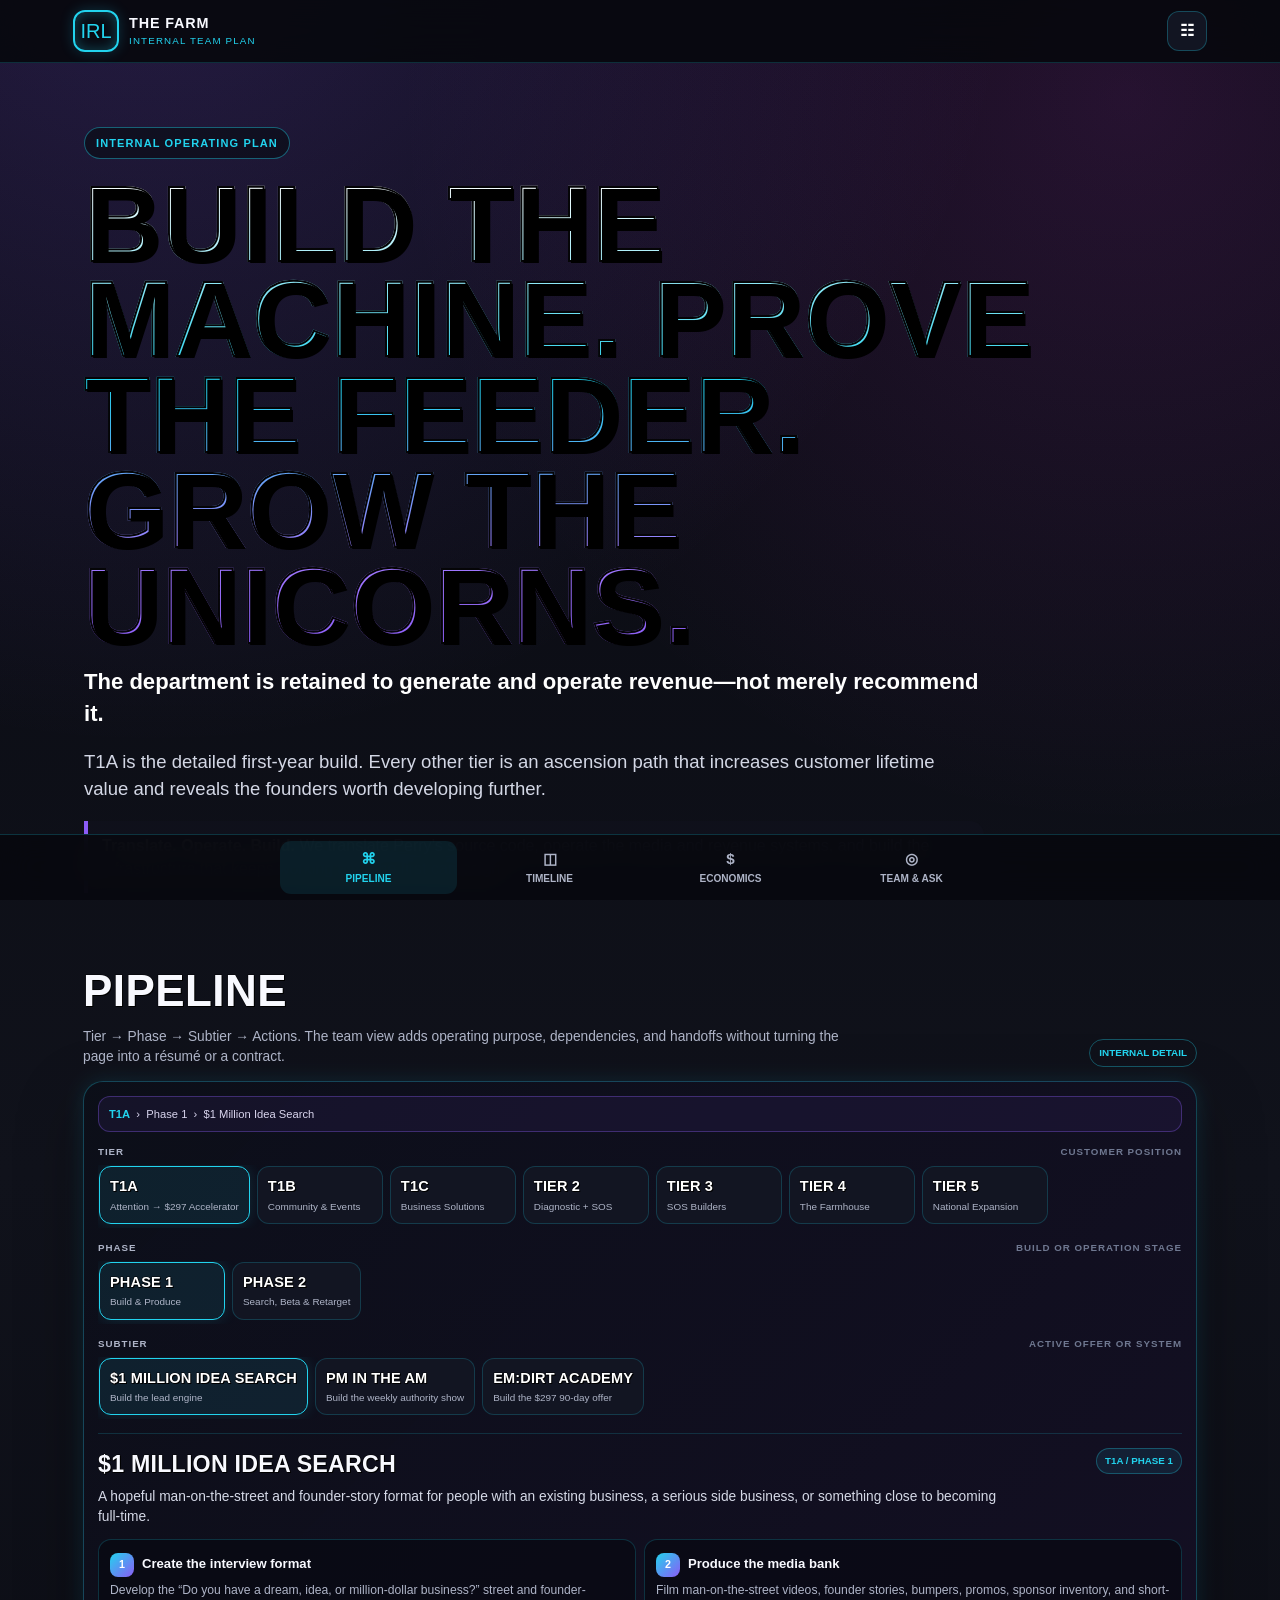
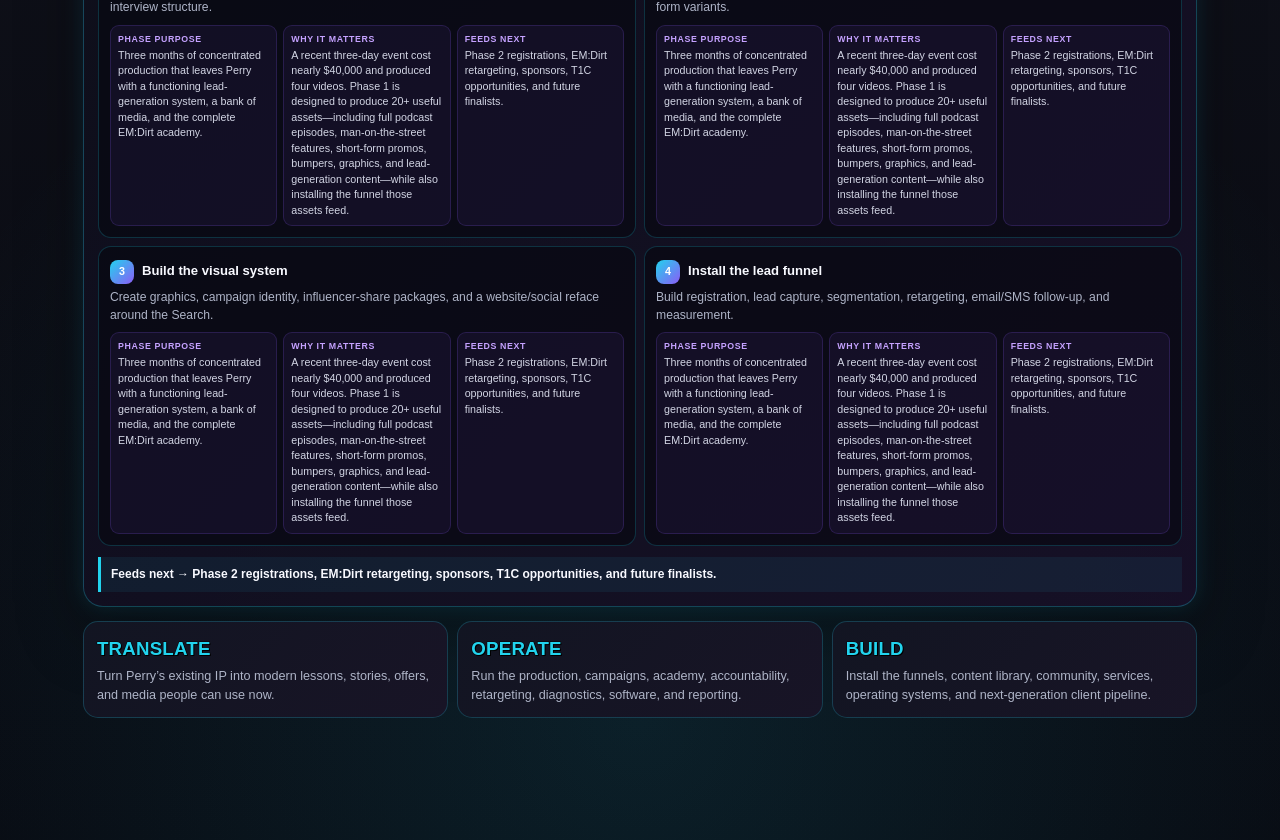
<file: team-v5.html>
<!doctype html><html lang="en"><head><meta charset="utf-8"><meta name="viewport" content="width=device-width,initial-scale=1,viewport-fit=cover"><meta name="theme-color" content="#080910"><title>The Farm | Internal Team Plan</title><link rel="stylesheet" href="farm-v5.css"></head><body class="team-mode"><header class="top"><div class="topin"><div class="brand"><div class="irl">IRL</div><div><b>The Farm</b><span>Internal Team Plan</span></div></div><div class="top-actions"><button id="detailToggle" class="iconbtn" title="Show more detail">☷</button></div></div></header><main class="app"><section class="hero"><div class="eyebrow">Internal Operating Plan</div><h1>Build the Machine. Prove the Feeder. Grow the Unicorns.</h1><h2>The department is retained to generate and operate revenue—not merely recommend it.</h2><p>T1A is the detailed first-year build. Every other tier is an ascension path that increases customer lifetime value and reveals the founders worth developing further.</p><div class="manifesto"><strong>Translate. Operate. Build.</strong> We translate Perry’s source code, operate the media and revenue systems, and build the infrastructure that keeps working after the first campaign.</div></section><section id="pipeline" class="page active section"><div class="section-head"><div><h2>Pipeline</h2><p>Tier → Phase → Subtier → Actions. The team view adds operating purpose, dependencies, and handoffs without turning the page into a résumé or a contract.</p></div><span class="badge">Internal detail</span></div><div class="pipeline-shell"><div id="breadcrumb" class="breadcrumb"></div><div class="layer"><div class="layer-label">Tier <span>Customer position</span></div><div id="tierRow" class="choice-row"></div></div><div class="layer"><div class="layer-label">Phase <span>Build or operation stage</span></div><div id="phaseRow" class="choice-row"></div></div><div class="layer"><div class="layer-label">Subtier <span>Active offer or system</span></div><div id="subRow" class="choice-row"></div></div><div id="focus" class="focus"></div></div><div id="tob" class="tob"></div></section><section id="timeline" class="page section"><div class="section-head"><div><h2>Timeline</h2><p>The first three months create a tangible walk-away asset. Continuing into Phase 2 pays for operation, testing, conversion data, and the improved class.</p></div><span class="badge">12 months</span></div><div id="timelineGrid" class="timeline"></div><div class="proof-card"><h3>Phase 1 Value Comparison</h3><p>Nearly $40,000 was previously spent on a three-day event that generated four videos. The $60,000 Phase 1 allocation covers three months of strategy, production, academy development, 20+ useful media assets, podcast episodes, promotional content, campaign creative, a website/social reface, Pocket AI, and a functioning lead-generation funnel. The output is an operating asset—not four isolated files.</p></div></section><section id="economics" class="page section"><div class="section-head"><div><h2>Economics</h2><p>Seven hundred T1A sales can cover the engagement by themselves, but that is not the operating thesis. The thesis is a lower-friction front door feeding higher-value analysis, software, community, services, and leadership.</p></div><span class="badge">Gross planning model</span></div><div class="econ-grid"><article class="econ-card"><span>T1A price</span><strong>$297</strong><p>National front-door product.</p></article><article class="econ-card"><span>Core modeled customer path</span><strong>$5,152</strong><p>Before services, sponsors, events, renewals, or premium work.</p></article><article class="econ-card"><span>Planning target</span><strong>5%</strong><p>Full-path assumption until Phase 2 replaces it with observed data.</p></article></div><div class="calc"><div class="calc-total"><span>Modeled gross ecosystem revenue</span><strong id="gross">$0</strong><p id="econCopy"></p></div><div class="calc-controls"><div class="control"><div class="control-head"><label>National T1A sales</label><output id="baseOut"></output></div><input id="baseSales" type="range" min="100" max="1000" value="700"><div class="range-hints"><span>100</span><span>1,000</span></div></div><div class="control"><div class="control-head"><label>Customers completing the core path</label><output id="fullOut"></output></div><input id="fullRate" type="range" min="0" max="15" value="5"><div class="range-hints"><span>0%</span><span>15%</span></div></div><div class="control"><div class="control-head"><label>Additional customers reaching Tier 2</label><output id="tier2Out"></output></div><input id="tier2Rate" type="range" min="0" max="25" value="10"><div class="range-hints"><span>0%</span><span>25%</span></div></div></div><div id="breakdown" class="breakdown"></div></div><div class="not-included"><h3>Additional Monetization Not Counted Above</h3><div class="chip-row"><span class="chip">PM in the AM sponsors</span><span class="chip">$1 Million Idea sponsors</span><span class="chip">Social-platform monetization</span><span class="chip">Dynamic ad insertion</span><span class="chip">T1C service billings</span><span class="chip">Event tickets</span><span class="chip">Affiliate commissions</span><span class="chip">Premium retreats</span><span class="chip">Renewals</span></div><p class="fine">The model uses gross revenue. Fulfillment labor, media spend, refunds, processing, taxes, support load, and negotiated splits must be modeled separately as real data arrives.</p></div></section><section id="team" class="page section"><div class="section-head"><div><h2>Team & Ask</h2><p>Last page by design. First show the machine and economics; then show who operates it and what the engagement costs.</p></div><span class="badge">Internal only</span></div><div class="team-grid"><article class="team-card"><div class="role-title">Lead Revenue Agent & Training Director</div><h3>Jason</h3><p>A revenue, behavior, curriculum, systems, and live-experience operator. Jason has trained sales and service teams, managed multimillion-dollar retail operations, built curriculum and CEU programs, led behavioral-health training, supported branded activations, worked as an on-air personality, and logged more than 30,000 hours hosting live audiences.</p><div class="cap-list"><span>Revenue architecture</span><span>Question-based selling</span><span>Behavior change</span><span>Curriculum</span><span>Operations</span><span>Live facilitation</span><span>Community</span><span>Training systems</span></div></article><article class="team-card"><div class="role-title">Director of Content & Digital</div><h3>Andrew Massih</h3><p>A cinematographer, creative director, technical storyteller, and live-production operator with more than a decade in video and over 20 years managing media, photography, and event work. His experience spans complex technology, education, documentaries, corporate storytelling, sold-out theater presentations, streaming, and live environments.</p><div class="cap-list"><span>Cinematography</span><span>Creative direction</span><span>Technical storytelling</span><span>Production planning</span><span>Streaming</span><span>Stage systems</span><span>Editing</span><span>Live events</span></div></article></div><div class="proof-card"><h3>Why This Pairing Works</h3><p>Jason understands the customer, the behavior, the offer, the room, and the operating rhythm. Andrew understands the story, the camera, the technology, the production system, and the live environment. Together, they are operational chameleons who can walk into a business, translate what matters, build the system, train the people, and make the result feel like an experience rather than homework.</p></div><div class="ask"><h3>Year-One Engagement</h3><div class="ask-grid"><div class="ask-stat"><span>Total engagement</span><b>$200,000</b></div><div class="ask-stat"><span>Phase 1 allocation</span><b>$60,000</b></div><div class="ask-stat"><span>Months 4–12</span><b>$140,000</b></div><div class="ask-stat"><span>Monthly after build</span><b>≈ $15,500</b></div></div><div class="stage-gate"><strong>Month 3 decision gate:</strong> Perry receives the produced media, academy foundation, and functioning lead funnel. The organization can stop after the build or continue into Phase 2 for campaign operation, the first-100-user beta, retargeting, validation, and optimization.</div></div><div class="rate-grid"><div class="rate"><span>Social management starting assumption</span><b>$499/month</b></div><div class="rate"><span>Website launch/reface assumption</span><b>$997 once</b></div><div class="rate"><span>Ongoing web management</span><b>$197/month</b></div><div class="rate"><span>Text marketing setup</span><b>$297</b></div><div class="rate"><span>Text marketing management</span><b>$97/month</b></div><div class="rate"><span>Ads, video, content, design, AI</span><b>Custom scoped</b></div></div><p class="fine">These are internal offer assumptions, not permanent public Perry pricing. Before contracting, the parties must separately define IP ownership, lead and client ownership, portfolio rights, SOS renewal terms, Tier 3 capacity, custom-AI scope, service economics, and rights after termination.</p></section></main><nav class="bottom"><div class="bottomin four"><button class="nav active" data-page="pipeline"><i>⌘</i>Pipeline</button><button class="nav" data-page="timeline"><i>◫</i>Timeline</button><button class="nav" data-page="economics"><i>$</i>Economics</button><button class="nav" data-page="team"><i>◎</i>Team & Ask</button></div></nav><script src="farm-v5.js"></script></body></html>
</file>
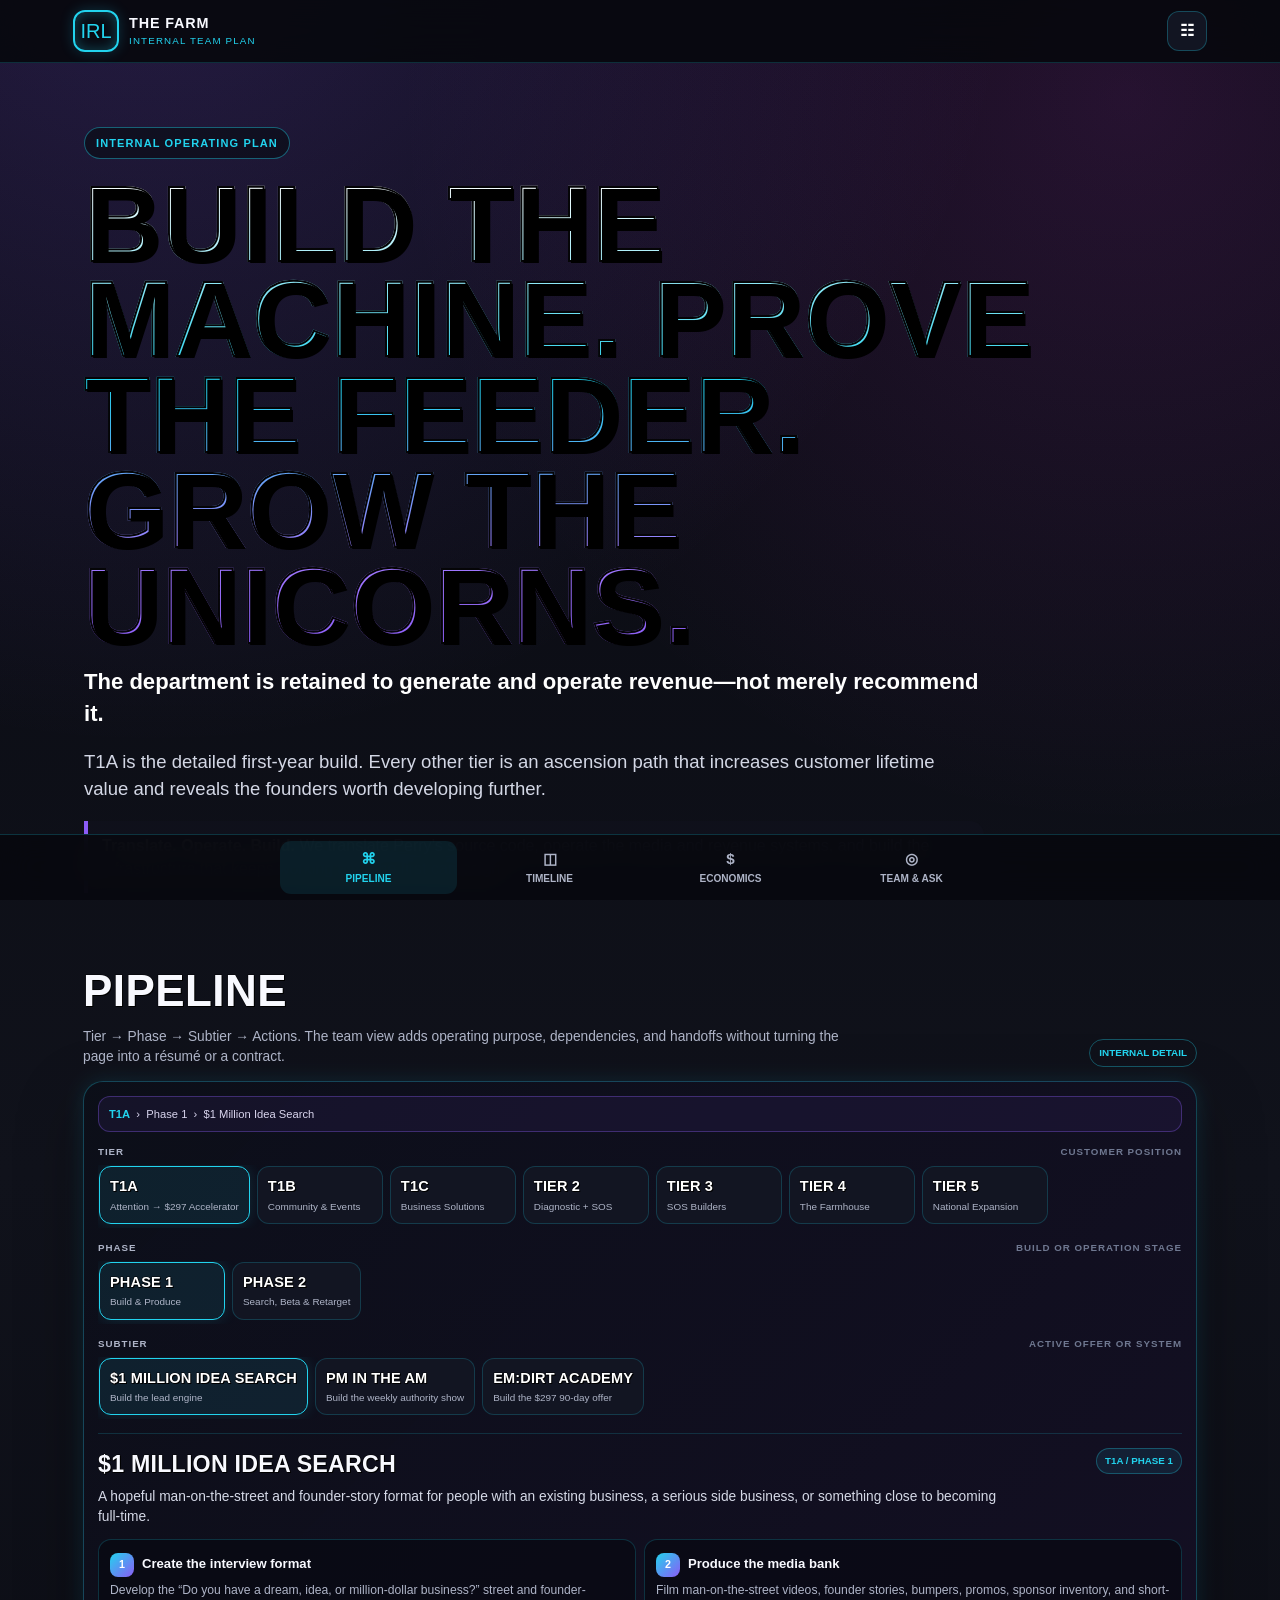
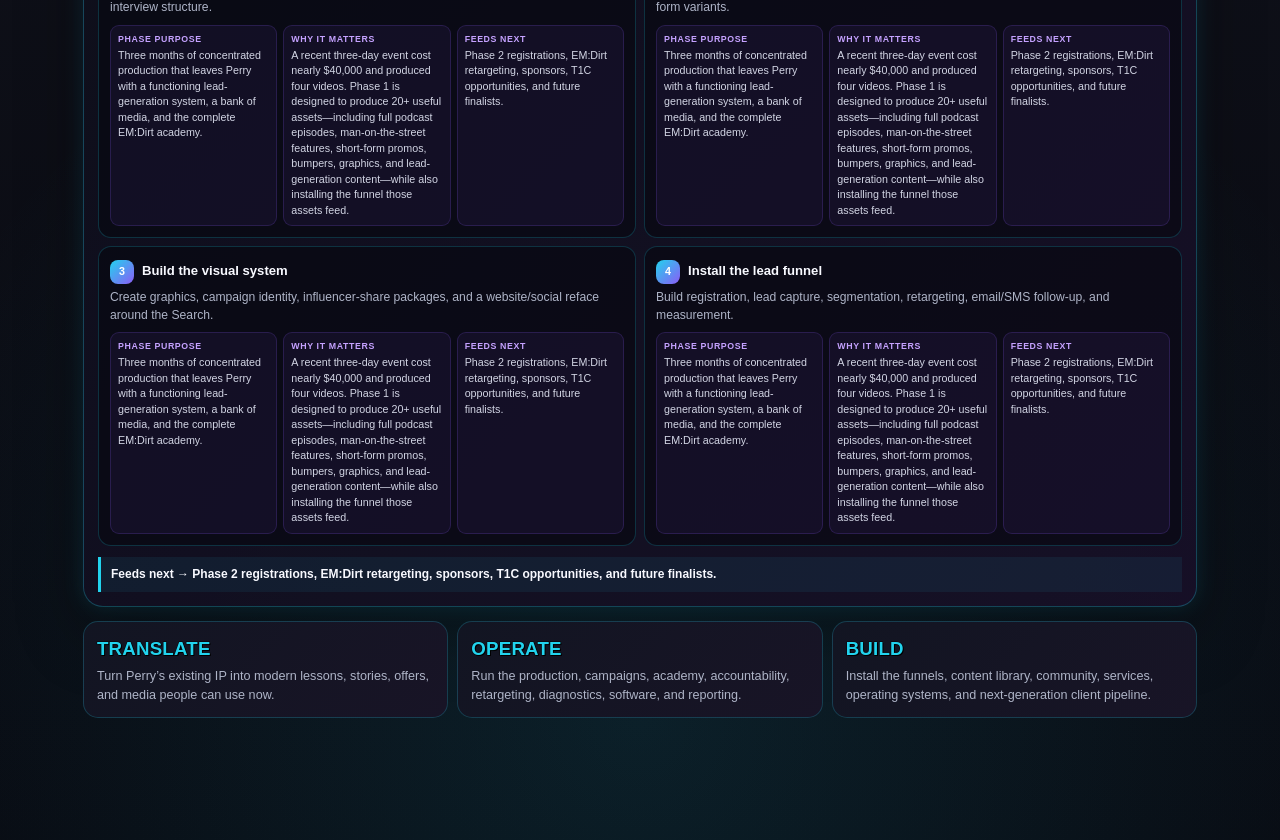
<file: team.html>
<!doctype html><html><head><meta charset="utf-8"><meta name="viewport" content="width=device-width,initial-scale=1"><meta http-equiv="refresh" content="0; url=team-v5.html"><title>The Farm Team</title></head><body><script>location.replace('team-v5.html')</script></body></html>
</file>
<file: farm-v5.css>
:root{
  --bg:#080910;--panel:#121522;--panel2:#181527;--ink:#f8f9ff;--muted:#aeb4c7;
  --cyan:#22d3ee;--purple:#8b5cf6;--magenta:#d946ef;--green:#37e8a0;
  --amber:#fbbf24;--red:#fb7185;--line:rgba(34,211,238,.24);
  --safe:env(safe-area-inset-bottom,0px);--shadow:0 0 20px rgba(34,211,238,.13),0 24px 65px rgba(0,0,0,.36)
}
*{box-sizing:border-box}html{scroll-behavior:smooth}
body{margin:0;color:var(--ink);font-family:Inter,Arial,sans-serif;line-height:1.45;min-height:100vh;
background:radial-gradient(circle at 12% -5%,rgba(139,92,246,.24),transparent 31%),
radial-gradient(circle at 88% 4%,rgba(217,70,239,.14),transparent 28%),
radial-gradient(circle at 50% 95%,rgba(34,211,238,.11),transparent 34%),
linear-gradient(180deg,#080910,#10121b 48%,#080910)}
body:before{content:"";position:fixed;inset:0;z-index:-1;opacity:.18;pointer-events:none;
background-image:linear-gradient(rgba(255,255,255,.018) 1px,transparent 1px),
linear-gradient(90deg,rgba(255,255,255,.014) 1px,transparent 1px);background-size:4px 4px}
button,input{font:inherit}button{cursor:pointer}
button:focus-visible,input:focus-visible{outline:3px solid rgba(34,211,238,.5);outline-offset:3px}
.app{max-width:1160px;margin:auto;padding-bottom:calc(88px + var(--safe))}
.top{position:sticky;top:0;z-index:40;background:rgba(7,8,14,.91);backdrop-filter:blur(18px);border-bottom:1px solid rgba(34,211,238,.19)}
.topin{max-width:1160px;margin:auto;padding:10px 13px;display:flex;justify-content:space-between;align-items:center;gap:10px}
.brand{display:flex;gap:10px;align-items:center;min-width:0}.irl{width:46px;height:42px;border:2px solid var(--cyan);border-radius:12px;color:var(--cyan);display:grid;place-items:center;font-family:Impact,"Arial Narrow",sans-serif;font-size:1.25rem;box-shadow:0 0 14px rgba(34,211,238,.3) inset,0 0 14px rgba(34,211,238,.2)}
.brand b{display:block;font-family:Impact,"Arial Narrow",sans-serif;text-transform:uppercase;letter-spacing:.06em;font-size:.9rem;white-space:nowrap}
.brand span{display:block;color:var(--cyan);font-size:.61rem;text-transform:uppercase;letter-spacing:.12em;white-space:nowrap}
.top-actions{display:flex;gap:7px}.iconbtn{width:40px;height:40px;border-radius:12px;border:1px solid rgba(34,211,238,.28);background:#121522;color:#fff;display:grid;place-items:center;font-weight:900}
.iconbtn.active{color:var(--cyan);border-color:var(--cyan);box-shadow:0 0 14px rgba(34,211,238,.25)}
.hero{padding:48px 16px 25px}.eyebrow{display:inline-flex;padding:7px 11px;border:1px solid rgba(34,211,238,.42);border-radius:999px;color:var(--cyan);background:rgba(10,14,24,.7);font-size:.69rem;font-weight:900;text-transform:uppercase;letter-spacing:.1em}
.hero h1{margin:18px 0 12px;max-width:1050px;font-family:Impact,"Arial Narrow",sans-serif;text-transform:uppercase;font-size:clamp(2.7rem,9.7vw,6.7rem);line-height:.89;letter-spacing:.025em;background:linear-gradient(180deg,#fff 0%,var(--cyan) 43%,#a179ff 80%,var(--purple));-webkit-background-clip:text;background-clip:text;color:transparent}
.hero h2{margin:0;max-width:920px;color:#fff;font-size:clamp(1.03rem,2.8vw,1.38rem)}
.hero p{max-width:880px;color:#d3d7e5;font-size:clamp(.98rem,2.4vw,1.16rem)}
.manifesto{max-width:900px;margin-top:16px;padding:13px 14px;border-left:4px solid var(--purple);background:rgba(16,18,29,.75);border-radius:0 14px 14px 0;color:#d8dbea}.manifesto strong{color:#fff}
.page{display:none}.page.active{display:block}.section{padding:26px 13px;scroll-margin-top:78px}
.section-head{display:flex;justify-content:space-between;align-items:flex-end;gap:12px;margin-bottom:14px}
.section-head h2{margin:0;font-family:Impact,"Arial Narrow",sans-serif;text-transform:uppercase;letter-spacing:.045em;font-size:clamp(1.65rem,5vw,2.75rem)}
.section-head p{margin:4px 0 0;max-width:790px;color:var(--muted);font-size:.86rem}
.badge{flex:0 0 auto;padding:6px 9px;border:1px solid rgba(34,211,238,.34);border-radius:999px;color:var(--cyan);font-size:.62rem;font-weight:900;text-transform:uppercase}
.pipeline-shell{border:1px solid rgba(34,211,238,.28);border-radius:20px;background:linear-gradient(135deg,rgba(12,15,25,.97),rgba(23,16,39,.95));padding:14px;box-shadow:var(--shadow)}
.breadcrumb{padding:9px 10px;border:1px solid rgba(139,92,246,.35);border-radius:12px;background:rgba(139,92,246,.07);font-size:.7rem;color:#d8d4ed;white-space:nowrap;overflow:auto}
.breadcrumb b{color:var(--cyan)}
.layer{margin-top:13px}.layer-label{display:flex;justify-content:space-between;align-items:center;margin-bottom:6px;color:var(--muted);font-size:.61rem;font-weight:900;text-transform:uppercase;letter-spacing:.1em}.layer-label span{color:#6f7891}
.choice-row{display:flex;gap:7px;overflow:auto;scrollbar-width:none;padding:1px 1px 4px}.choice-row::-webkit-scrollbar{display:none}
.choice{flex:0 0 auto;min-width:126px;border:1px solid rgba(34,211,238,.2);background:#121522;color:var(--muted);border-radius:12px;padding:9px 10px;text-align:left}
.choice b{display:block;color:#fff;font-family:Impact,"Arial Narrow",sans-serif;text-transform:uppercase;letter-spacing:.04em;font-size:.91rem}
.choice span{display:block;margin-top:2px;font-size:.62rem;white-space:normal}.choice.active{border-color:var(--cyan);background:rgba(34,211,238,.09);box-shadow:0 0 15px rgba(34,211,238,.14)}
.focus{margin-top:14px;border-top:1px solid rgba(34,211,238,.17);padding-top:14px}
.focus-title{display:flex;align-items:flex-start;justify-content:space-between;gap:10px}.focus-title h3{margin:0;font-family:Impact,"Arial Narrow",sans-serif;text-transform:uppercase;letter-spacing:.04em;font-size:1.45rem}.focus-title .step-badge{padding:5px 8px;border-radius:999px;background:rgba(34,211,238,.09);border:1px solid rgba(34,211,238,.3);color:var(--cyan);font-size:.61rem;font-weight:900;text-transform:uppercase;white-space:nowrap}
.focus-summary{margin:5px 0 0;color:#d5d9e7;font-size:.86rem;max-width:900px}
.actions-grid{display:grid;gap:8px;margin-top:12px}.action-card{padding:11px;border:1px solid rgba(34,211,238,.2);border-radius:13px;background:rgba(7,9,16,.55)}
.action-card .num{display:inline-grid;place-items:center;width:24px;height:24px;border-radius:8px;background:linear-gradient(135deg,var(--cyan),var(--purple));color:#fff;font-size:.67rem;font-weight:900;margin-right:8px}
.action-card b{font-size:.82rem}.action-card p{margin:5px 0 0;color:var(--muted);font-size:.76rem}
.action-meta{display:none;grid-template-columns:repeat(3,1fr);gap:6px;margin-top:8px}.advanced .action-meta,.team-mode .action-meta{display:grid}
.meta{padding:7px;border-radius:9px;background:rgba(139,92,246,.07);border:1px solid rgba(139,92,246,.19);font-size:.67rem;color:#d2d5e4}.meta small{display:block;color:#c5a2ff;text-transform:uppercase;font-weight:900;font-size:.55rem;letter-spacing:.07em;margin-bottom:2px}
.feeds{margin-top:11px;padding:9px 10px;border-left:3px solid var(--cyan);background:rgba(34,211,238,.07);font-size:.75rem;font-weight:800}
.tob{display:grid;gap:9px;margin-top:14px}.tob-card{border:1px solid rgba(34,211,238,.22);border-radius:15px;padding:13px;background:linear-gradient(135deg,#121522,#181426)}.tob-card h3{margin:0;color:var(--cyan);font-family:Impact,"Arial Narrow",sans-serif;text-transform:uppercase;letter-spacing:.05em}.tob-card p{margin:5px 0 0;color:var(--muted);font-size:.79rem}
.timeline{display:grid;gap:10px}.timeline-card{position:relative;border:1px solid rgba(34,211,238,.24);background:#121522;border-radius:16px;padding:14px 14px 14px 18px}
.timeline-card:before{content:"";position:absolute;left:0;top:0;bottom:0;width:5px;background:linear-gradient(var(--cyan),var(--purple));border-radius:16px 0 0 16px}
.timeline-top{display:flex;justify-content:space-between;gap:10px}.timeline-top b{font-family:Impact,"Arial Narrow",sans-serif;text-transform:uppercase}.timeline-top span{color:var(--cyan);font-size:.7rem;font-weight:900}.timeline-card p{margin:7px 0 0;color:var(--muted);font-size:.8rem}.deliverables{display:flex;flex-wrap:wrap;gap:5px;margin-top:9px}.deliverables span{padding:5px 7px;border:1px solid rgba(139,92,246,.27);border-radius:999px;color:#d7cbf8;font-size:.62rem}
.proof-card{margin-top:12px;border:1px solid rgba(251,191,36,.42);border-radius:16px;padding:14px;background:rgba(251,191,36,.06)}.proof-card h3{margin:0;color:var(--amber);font-family:Impact,"Arial Narrow",sans-serif;text-transform:uppercase}.proof-card p{margin:6px 0 0;color:#e7dfc7;font-size:.81rem}
.econ-grid{display:grid;gap:10px}.econ-card{border:1px solid rgba(34,211,238,.25);border-radius:16px;padding:14px;background:#121522}.econ-card span{display:block;color:var(--muted);font-size:.62rem;font-weight:900;text-transform:uppercase;letter-spacing:.08em}.econ-card strong{display:block;margin-top:3px;font-family:Impact,"Arial Narrow",sans-serif;font-size:2rem;letter-spacing:.03em}.econ-card p{margin:5px 0 0;color:var(--muted);font-size:.75rem}
.calc{margin-top:12px;border:1px solid rgba(34,211,238,.3);border-radius:18px;background:linear-gradient(135deg,rgba(12,15,25,.97),rgba(23,16,39,.95));overflow:hidden}
.calc-total{padding:18px 14px;text-align:center}.calc-total span{display:block;color:var(--cyan);font-size:.65rem;font-weight:900;text-transform:uppercase;letter-spacing:.09em}.calc-total strong{display:block;font-family:Impact,"Arial Narrow",sans-serif;font-size:clamp(3rem,12vw,6rem);line-height:.95;background:linear-gradient(180deg,#fff,var(--cyan) 48%,#a277ff);-webkit-background-clip:text;background-clip:text;color:transparent}.calc-total p{max-width:730px;margin:7px auto 0;color:#d0d5e4;font-size:.79rem}
.calc-controls{display:grid;gap:9px;padding:0 14px 14px}.control{padding:11px;border:1px solid rgba(34,211,238,.2);border-radius:13px;background:rgba(8,10,17,.62)}.control-head{display:flex;justify-content:space-between;gap:10px;margin-bottom:7px;font-size:.77rem;font-weight:900}.control-head output{color:var(--cyan)}input[type=range]{width:100%;accent-color:var(--cyan)}.range-hints{display:flex;justify-content:space-between;color:#707890;font-size:.59rem;margin-top:3px}
.breakdown{display:grid;gap:6px;padding:0 14px 14px}.break-row{display:flex;justify-content:space-between;gap:12px;padding:8px 9px;border-radius:10px;background:rgba(255,255,255,.035);font-size:.75rem}.break-row span{color:var(--muted)}.break-row.total{border:1px solid rgba(34,211,238,.28);font-weight:900}
.not-included{margin-top:12px;border:1px solid rgba(139,92,246,.36);border-radius:16px;padding:14px;background:rgba(139,92,246,.07)}.not-included h3{margin:0;color:#c7a3ff;font-family:Impact,"Arial Narrow",sans-serif;text-transform:uppercase}.chip-row{display:flex;flex-wrap:wrap;gap:6px;margin-top:9px}.chip{padding:6px 8px;border:1px solid rgba(139,92,246,.28);border-radius:999px;color:#d9d0ef;font-size:.65rem}
.team-grid{display:grid;gap:10px}.team-card{border:1px solid rgba(34,211,238,.25);border-radius:17px;padding:15px;background:linear-gradient(135deg,#121522,#181426)}.team-card h3{margin:0;font-family:Impact,"Arial Narrow",sans-serif;text-transform:uppercase;letter-spacing:.04em}.team-card .role-title{color:var(--cyan);font-size:.69rem;font-weight:900;text-transform:uppercase;letter-spacing:.08em}.team-card p{color:var(--muted);font-size:.79rem}.cap-list{display:flex;flex-wrap:wrap;gap:5px;margin-top:8px}.cap-list span{padding:5px 7px;border-radius:999px;border:1px solid rgba(34,211,238,.22);color:#d6e9ed;font-size:.61rem}
.ask{margin-top:13px;border:1px solid rgba(34,211,238,.35);border-radius:20px;padding:15px;background:linear-gradient(135deg,rgba(34,211,238,.08),rgba(139,92,246,.12));box-shadow:var(--shadow)}.ask h3{margin:0;font-family:Impact,"Arial Narrow",sans-serif;text-transform:uppercase;font-size:1.6rem}.ask-grid{display:grid;gap:8px;margin-top:11px}.ask-stat{padding:11px;border-radius:13px;background:rgba(7,9,16,.6);border:1px solid rgba(34,211,238,.22)}.ask-stat span{display:block;color:var(--muted);font-size:.6rem;text-transform:uppercase;font-weight:900}.ask-stat b{display:block;margin-top:2px;font-family:Impact,"Arial Narrow",sans-serif;font-size:1.25rem}.stage-gate{margin-top:11px;padding:11px;border:1px dashed rgba(251,191,36,.5);border-radius:13px;color:#efe4bf;background:rgba(251,191,36,.05);font-size:.78rem}
.rate-grid{display:grid;gap:8px;margin-top:11px}.rate{padding:10px;border-radius:12px;border:1px solid rgba(139,92,246,.24);background:rgba(7,9,16,.5)}.rate span{display:block;color:var(--muted);font-size:.62rem}.rate b{display:block;margin-top:2px;color:#fff}.fine{margin-top:10px;color:#8d94a8;font-size:.68rem}
.bottom{position:fixed;z-index:50;left:0;right:0;bottom:0;background:rgba(8,9,15,.96);backdrop-filter:blur(16px);border-top:1px solid rgba(34,211,238,.22);padding:6px 7px calc(6px + var(--safe))}
.bottomin{max-width:720px;margin:auto;display:grid;gap:4px}.bottomin.three{grid-template-columns:repeat(3,1fr)}.bottomin.four{grid-template-columns:repeat(4,1fr)}
.nav{border:0;background:transparent;color:var(--muted);border-radius:11px;padding:7px 3px;font-size:.63rem;font-weight:900;text-transform:uppercase}.nav.active{background:rgba(34,211,238,.1);color:var(--cyan)}.nav i{display:block;font-style:normal;font-size:.95rem;margin-bottom:2px}
@media(min-width:700px){.hero{padding:64px 24px 32px}.section{padding:34px 23px}.actions-grid{grid-template-columns:repeat(2,1fr)}.tob{grid-template-columns:repeat(3,1fr)}.timeline{grid-template-columns:repeat(2,1fr)}.econ-grid{grid-template-columns:repeat(3,1fr)}.calc-controls{grid-template-columns:repeat(2,1fr)}.team-grid{grid-template-columns:repeat(2,1fr)}.ask-grid{grid-template-columns:repeat(4,1fr)}.rate-grid{grid-template-columns:repeat(3,1fr)}}
</file>
